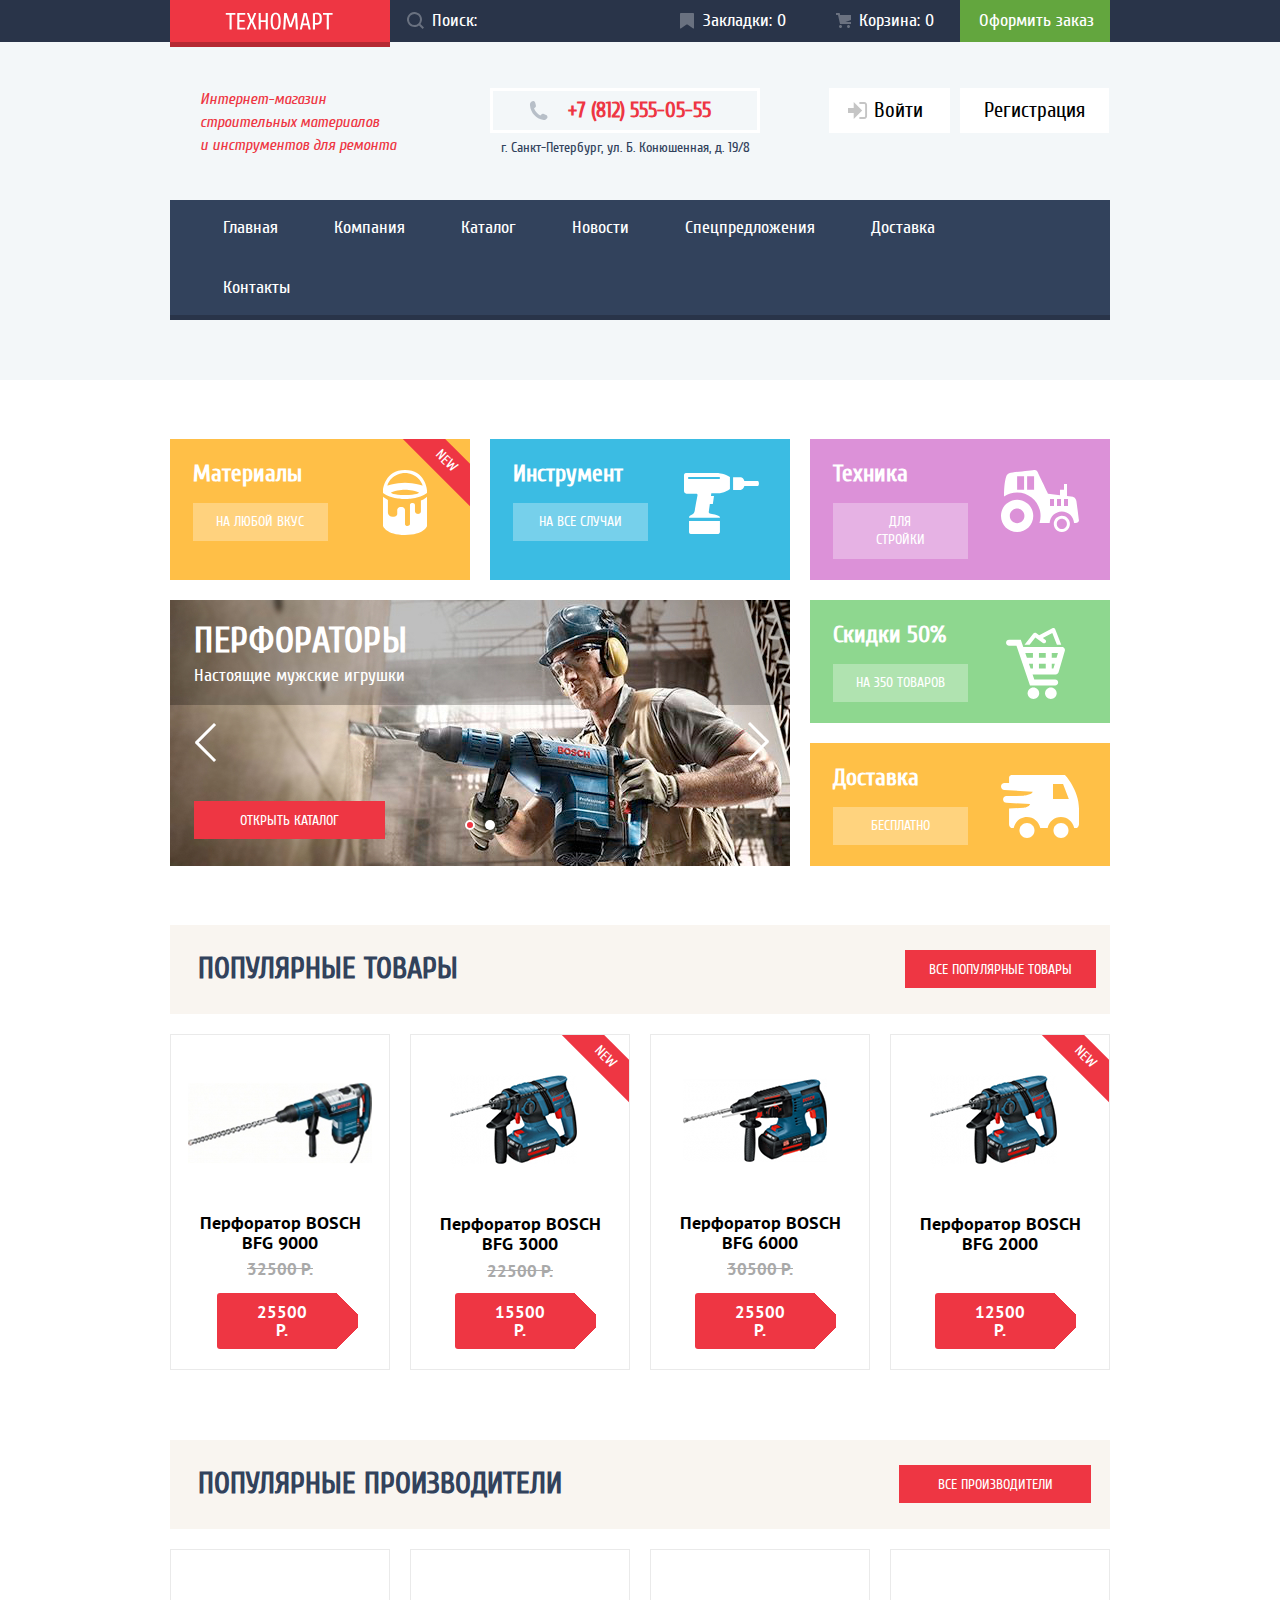
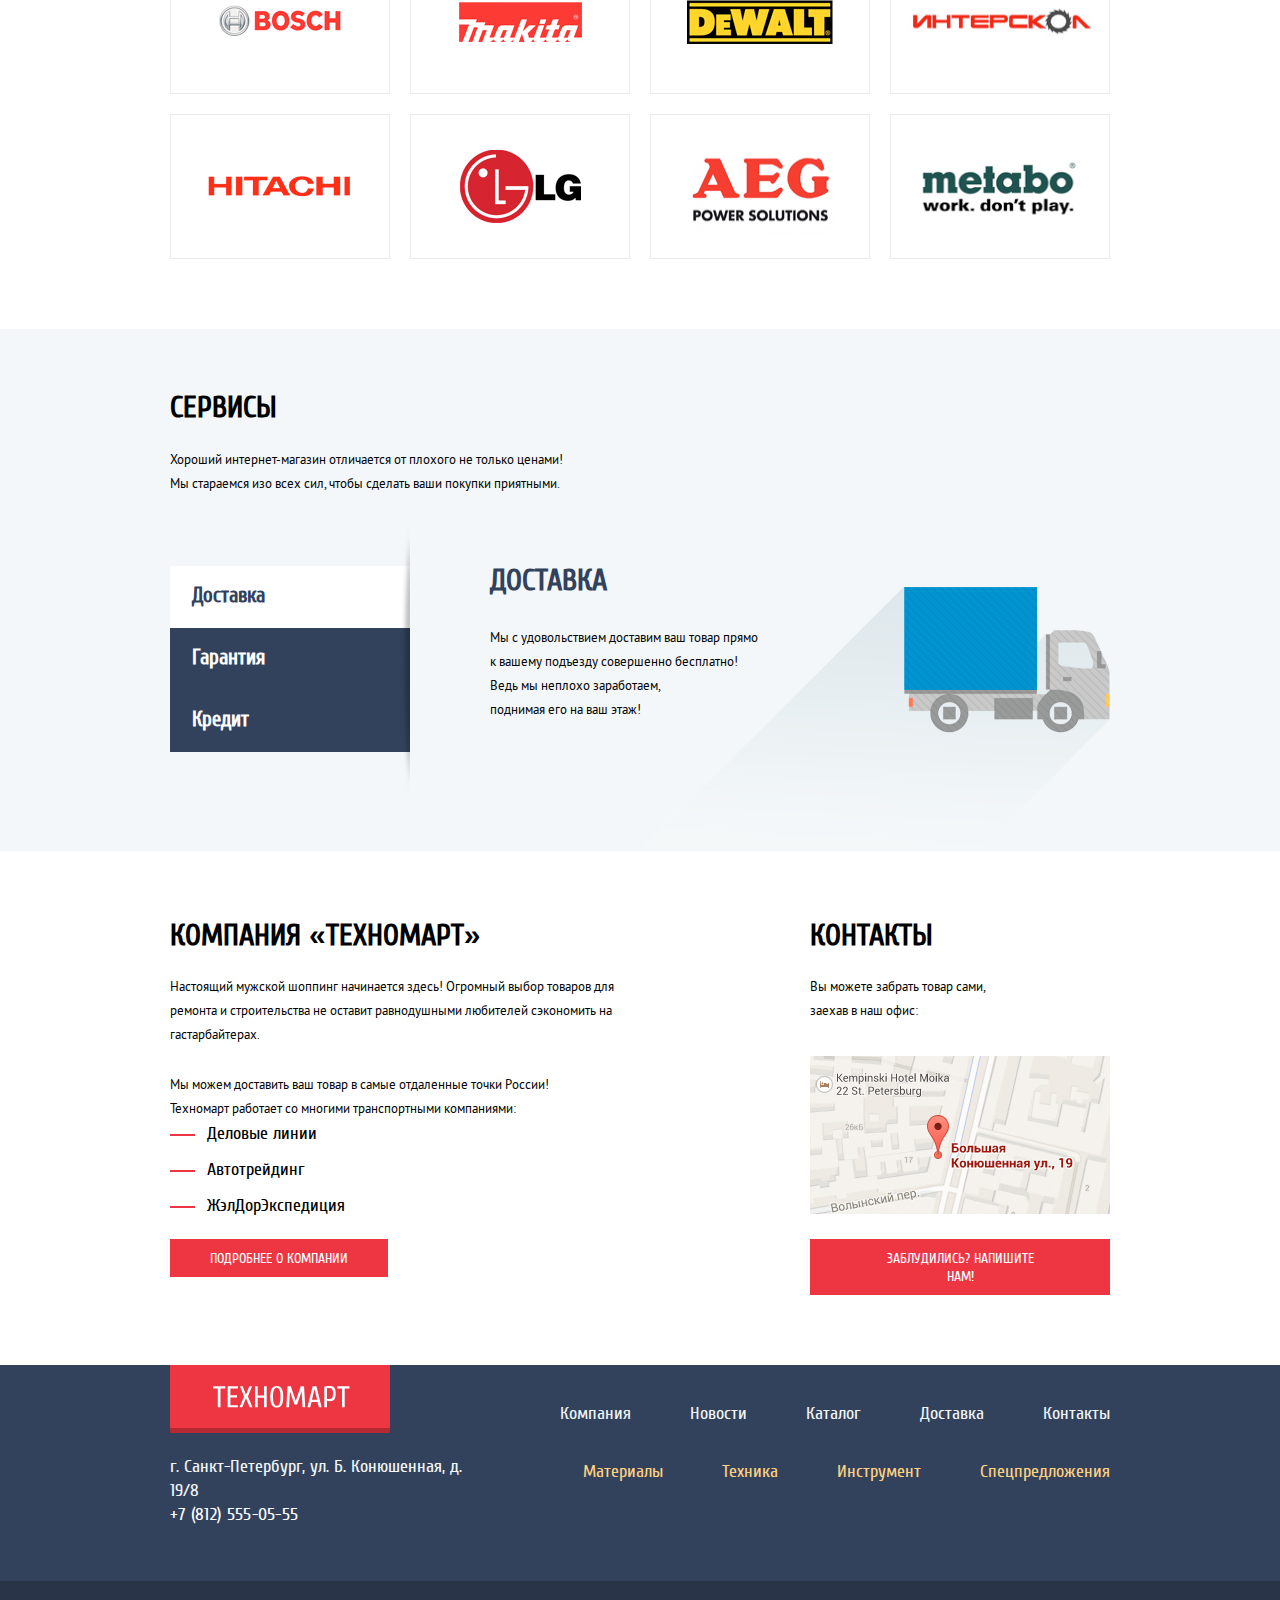
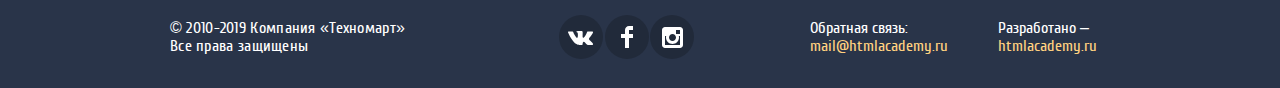
<file: index.html>
<!DOCTYPE html>
<html class="page" lang="ru">

<head>
  <meta charset="utf-8">
  <title>
    Интернет-магазин строительных материалов и инструментов для ремонта
    &laquo;Техномарт&raquo;
  </title>
  <link rel="stylesheet" href="css/normalize.css">
  <link rel="stylesheet" href="css/style.min.css">
</head>

<body class="page-body">
  <header class="header page-body__header">
    <div class="header-top">
      <div class="layout-positioner">
        <div class="header-top-content">
          <span class="header-top__logo"><img class="header-top__logo-img" src="img/logo-technomart-header.svg"
              width="108" height="18" alt="Логотип нашего магазина Техномарт"></span>
          <form class="search-form header-top__search-form" action="#" method="GET">
            <label for="search-form__search">
              <span class="visually-hidden">Поиск по сайту</span>
            </label>
            <input class="search-form__input" id="search-form__search" type="search" placeholder="Поиск:">
            <svg class="search-form__input-image" aria-hidden="true" focusable="false" width="17" height="17"
              fill="none" xmlns="http://www.w3.org/2000/svg">
              <path fill-rule="evenodd" clip-rule="evenodd"
                d="M13.46 12.04L17 15.6 15.59 17l-3.55-3.54a7.5 7.5 0 111.41-1.41zM7.5 2a5.5 5.5 0 10.01 11.01A5.5 5.5 0 007.5 2z"
                fill="#fff" opacity=".3" /></svg>
          </form>
          <a class="link header-top__link header-top__link_type_bookmarks" href="blank.html">Закладки:
            <span>0</span></a>
          <a class="link header-top__link header-top__link_type_cart" href="blank.html">Корзина: <span>0</span></a>
          <a class="link header-top__link header-top__link_type_buy" href="blank.html">Оформить заказ</a>
        </div>
      </div>
    </div>
    <div class="header-main header__main">
      <div class="layout-positioner">
        <div class="header-main__content">
          <p class="header-main__text">
            Интернет-магазин<br>
            строительных материалов<br>
            и инструментов для ремонта
          </p>
          <div class="header-contacts header-main__contacts">
            <a class="link header-contacts__phone" href="tel:+78125550555">+7 (812)
              555-05-55</a>
            <p class="header-contacts__address">г. Санкт-Петербург, ул. Б. Конюшенная, д. 19/8</p>
          </div>
          <ul class="user-menu header-main__user-menu">
            <li class="user-menu__item">
              <a class="link user-menu__link user-menu__link_type_enter" href="blank.html">
                <svg aria-hidden="true" focusable="false" width="20" height="17" fill="none"
                  xmlns="http://www.w3.org/2000/svg">
                  <path d="M14.17 8.5L5.7 0v6H0v5h5.71v6l8.46-8.5z" fill="#C5C5C5" />
                  <path d="M16.18 15.01h-4.79V17h4.79c2.07 0 2.86-1.81 2.88-3.03V3.03C19.04 1.8 18.26 0 16.18 
                    0h-4.79v1.99h4.79c.8 0 .94.68.96 1.06v10.9c-.02.38-.16 1.06-.96 1.06z" fill="#C5C5C5" />
                </svg>
                Войти
              </a>
            </li>
            <li class="user-menu__item">
              <a class="link user-menu__link user-menu__link_type_registration" href="blank.html">
                Регистрация
              </a>
            </li>
          </ul>
        </div>
        <nav class="site-menu header-main__site-menu">
          <ul class="site-menu__list">
            <li class="site-menu__item"><span
                class="link site-menu__item-content site-menu__item-content-current">Главная</span>
            </li>
            <li class="site-menu__item"><a class="link site-menu__item-content" href="blank.html">Компания</a>
            </li>
            <li class="site-menu__item"><a class="link site-menu__item-content" href="catalog.html">Каталог</a></li>
            <li class="site-menu__item"><a class="link site-menu__item-content" href="blank.html">Новости</a></li>
            <li class="site-menu__item"><a class="link site-menu__item-content" href="blank.html">Спецпредложения</a>
            </li>
            <li class="site-menu__item"><a class="link site-menu__item-content" href="blank.html">Доставка</a></li>
            <li class="site-menu__item"><a class="link site-menu__item-content" href="blank.html">Контакты</a></li>
          </ul>
        </nav>
      </div>
    </div>
  </header>
  <main class="main">
    <div class="layout-positioner">
      <h1 class="visually-hidden">
        Интернет-магазин строительных материалов и инструментов для ремонта
        &laquo;Техномарт&raquo;
      </h1>
      <section class="shop-menu main__shop-menu">
        <h2 class="visually-hidden">Наш ассортимент и услуги</h2>
        <ul class="shop-menu__list">
          <li class="shop-menu__item shop-menu__item_theme_sun mark-new">
            <h3 class="shop-menu__title">Материалы</h3>
            <a class="link shop-menu__link shop-menu__link" href="blank.html"
              aria-label="Перейти в каталог с материалами">На любой вкус</a>
          </li>
          <li class="shop-menu__item shop-menu__item_theme_sky">
            <h3 class="shop-menu__title">Инструмент</h3>
            <a class="link shop-menu__link" href="blank.html" aria-label="Перейти в каталог с инструментами">На все
              случаи</a>
          </li>
          <li class="shop-menu__item shop-menu__item_theme_purple">
            <h3 class="shop-menu__title">Техника</h3>
            <a class="link shop-menu__link" href="blank.html" aria-label="Перейти в каталог с техникой">Для
              стройки</a>
          </li>
          <li class="shop-menu__item shop-menu__item_theme_grass">
            <h3 class="shop-menu__title">Скидки 50%</h3>
            <a class="link shop-menu__link" href="blank.html" aria-label="Перейти в каталог со скидками">На 350
              товаров</a>
          </li>
          <li class="shop-menu__item shop-menu__item_theme_lightsun">
            <h3 class="shop-menu__title">Доставка</h3>
            <a class="link shop-menu__link" href="blank.html" aria-label="Перейти в раздел доставки">Бесплатно</a>
          </li>
          <li class="slider shop-menu__item-slider">
            <ul class="slider__list">
              <li class="slider__item slide slide-current">
                <figure class="figure slide__item">
                  <figcaption class="figure__text">
                    <h2 class="figure__title">Перфораторы</h2>
                    <p class="figure__subtitle">Настоящие мужские игрушки</p>
                  </figcaption>
                  <img class="figure__image" src="img/slider-image-1.jpg" width="620" height="266"
                    alt="Рабочий в руках с перфоратором BOSCH">
                  <a class="link link-button figure__link" href="catalog.html">Открыть каталог</a>
                </figure>
              </li>
              <li class="slider__item slide">
                <figure class="figure slide__item">
                  <figcaption class="figure__text">
                    <h2 class="figure__title">Дрели</h2>
                    <p class="figure__subtitle">Соседям на радость</p>
                  </figcaption>
                  <img class="figure__image" src="img/slider-image-2.jpg" width="620" height="266"
                    alt="Рабочий в руках с перфоратором BOSCH">
                  <a class="link link-button figure__link" href="catalog.html">Открыть каталог</a>
                </figure>
              </li>
            </ul>
            <div class="slider-controls-middle">
              <button class="slider-controls-middle__button slider-controls-middle__back" type="button"
                aria-label="Назад"></button>
              <button class="slider-controls-middle__button slider-controls-middle__next" type="button"
                aria-label="Вперед"></button>
            </div>
            <div class="slider-controls-bottom slider__controls-bottom">
              <button class="slider-controls-bottom__button slider-controls-bottom__button-current" type="button"
                aria-label="Первый слайд"></button>
              <button class="slider-controls-bottom__button" type="button" aria-label="Второй слайд"></button>
            </div>
          </li>
        </ul>
      </section>
      <section class="catalog-product main__catalog-product">
        <div class="catalogues-header catalog-product__header">
          <h2 class="main__titles catalogues-header__title">Популярные товары</h2>
          <a class="link link-button catalogues-header__link" href="blank.html">Все популярные товары</a>
        </div>
        <div class="catalogues-body">
          <ul class="catalogues-content catalogues-body__content">
            <li class="product-card" tabindex="0">
              <h3 class="product-card__title">
                Перфоратор BOSCH BFG 9000
              </h3>
              <img class="product-card__image product-card__image_type_9000" src="img/bfg-9000.jpg" width="184"
                height="164" alt="">
              <ul class="useraction-menu product-card__list">
                <li>
                  <button class="useraction-menu__button useraction-menu__button_type_cart" type="button"
                    aria-label="Добавить перфоратор BOSCH BFG 9000 в корзину">Купить</button>
                </li>
                <li>
                  <button class="useraction-menu__button useraction-menu__button_type_bookmarks" type="button"
                    aria-label="Добавить перфоратор BOSCH BFG 9000 в закладки">В&nbsp;закладки</button>
                </li>
              </ul>
              <s class="product-card__invalid-price">32500 Р.</s>
              <a class="link link-button product-card__link product-card__link_type_9000" href="blank.html"
                aria-label="Перейти на страницу товара">25500 Р.</a>
            </li>
            <li class="product-card mark-new" tabindex="0">
              <h3 class="product-card__title product-card__title_type_3000">
                Перфоратор BOSCH BFG 3000
              </h3>
              <img class="product-card__image product-card__image_type_3000-2000" src="img/bfg-3000.jpg" width="127"
                height="112" alt="">
              <ul class="useraction-menu product-card__list">
                <li>
                  <button class="useraction-menu__button useraction-menu__button_type_cart" type="button"
                    aria-label="Добавить перфоратор BOSCH BFG 3000 в корзину">Купить</button>
                </li>
                <li>
                  <button class="useraction-menu__button useraction-menu__button_type_bookmarks" type="button"
                    aria-label="Добавить перфоратор BOSCH BFG 3000 в закладки">В&nbsp;закладки</button>
                </li>
              </ul>
              <s class="product-card__invalid-price">22500 Р.</s>
              <a class="link link-button product-card__link" href="blank.html"
                aria-label="Перейти на страницу товара">15500 Р.</a>
            </li>
            <li class="product-card" tabindex="0">
              <h3 class="product-card__title">
                Перфоратор BOSCH BFG 6000
              </h3>
              <img class="product-card__image product-card__image_type_6000" src="img/bfg-6000.jpg" width="144"
                height="128" alt="">
              <ul class="useraction-menu product-card__list">
                <li>
                  <button class="useraction-menu__button useraction-menu__button_type_cart" type="button"
                    aria-label="Добавить перфоратор BOSCH BFG 6000 в корзину">Купить</button>
                </li>
                <li>
                  <button class="useraction-menu__button useraction-menu__button_type_bookmarks" type="button"
                    aria-label="Добавить перфоратор BOSCH BFG 6000 в закладки">В&nbsp;закладки</button>
                </li>
              </ul>
              <s class="product-card__invalid-price product-card__invalid-price_type_6000">30500 Р.</s>
              <a class="link link-button product-card__link" href="blank.html"
                aria-label="Перейти на страницу товара">25500 Р.</a>
            </li>
            <li class="product-card mark-new" tabindex="0">
              <h3 class="product-card__title">
                Перфоратор BOSCH BFG 2000
              </h3>
              <img class="product-card__image product-card__image_type_3000-2000" src="img/bfg-2000.jpg" width="127"
                height="112" alt="">
              <ul class="useraction-menu product-card__list">
                <li>
                  <button class="useraction-menu__button useraction-menu__button_type_cart" type="button"
                    aria-label="Добавить перфоратор BOSCH BFG 2000 в корзину">Купить</button>
                </li>
                <li>
                  <button class="useraction-menu__button useraction-menu__button_type_bookmarks" type="button"
                    aria-label="Добавить перфоратор BOSCH BFG 2000 в закладки">В&nbsp;закладки</button>
                </li>
              </ul>
              <a class="link link-button product-card__link" href="blank.html"
                aria-label="Перейти на страницу товара">12500 Р.</a>
            </li>
          </ul>
        </div>
      </section>
      <section class="catalog-manufacturer main__catalog-manufacturer">
        <div class="catalogues-header catalog-manufacturer__header">
          <h2 class="main__titles catalogues-header__title">
            Популярные производители
          </h2>
          <a class="link link-button catalogues-header__link catalogues-header__link_type_manufacturer"
            href="blank.html">Все производители</a>
        </div>
        <div class="catalogues-body">
          <ul class="catalogues-content catalogues-body__content">
            <li class="manufacturer-card">
              <a class="link manufacturer-card__link" href="blank.html"
                aria-label="Перейти на страницу производителя BOSCH">
                <img class="manufacturer-card__logo" src="img/logo-bosch.png" width="126" height="37"
                  alt="Логотип производителя инструментов для ремонта BOSCH">
              </a>
            </li>
            <li class="manufacturer-card">
              <a class="link manufacturer-card__link" href="blank.html"
                aria-label="Перейти на страницу производителя Makita">
                <img class="manufacturer-card__logo" src="img/logo-makita.png" width="123" height="40"
                  alt="Логотип производителя инструментов для ремонта Makita">
              </a>
            </li>
            <li class="manufacturer-card">
              <a class="link manufacturer-card__link" href="blank.html"
                aria-label="Перейти на страницу производителя Dewalt">
                <img class="manufacturer-card__logo" src="img/logo-dewalt.png" width="146" height="44"
                  alt="Логотип производителя инструментов для ремонта DeWalt">
              </a>
            </li>
            <li class="manufacturer-card">
              <a class="link manufacturer-card__link" href="blank.html"
                aria-label="Перейти на страницу производителя Интерскол">
                <img class="manufacturer-card__logo" src="img/logo-interscol.png" width="200" height="75"
                  alt="Логотип производителя инструментов для ремонта Интерскол">
              </a>
            </li>
            <li class="manufacturer-card">
              <a class="link manufacturer-card__link" href="blank.html"
                aria-label="Перейти на страницу производителя HITACHI">
                <img class="manufacturer-card__logo" src="img/logo-hitachi.png" width="169" height="31"
                  alt="Логотип производителя инструментов для ремонта HITACHI">
              </a>
            </li>
            <li class="manufacturer-card">
              <a class="link manufacturer-card__link" href="blank.html"
                aria-label="Перейти на страницу производителя LG">
                <img class="manufacturer-card__logo" src="img/logo-lg.png" width="121" height="73"
                  alt="Логотип производителя инструментов для ремонта LG">
              </a>
            </li>
            <li class="manufacturer-card">
              <a class="link manufacturer-card__link" href="blank.html"
                aria-label="Перейти на страницу производителя AEG Power Solution">
                <img class="manufacturer-card__logo" src="img/logo-aeg.png" width="151" height="96"
                  alt="Логотип производителя инструментов для ремонта AEG Power Solution">
              </a>
            </li>
            <li class="manufacturer-card">
              <a class="link manufacturer-card__link" href="blank.html"
                aria-label="Перейти на страницу производителя metabo">
                <img class="manufacturer-card__logo" src="img/logo-metabo.png" width="204" height="69"
                  alt="Логотип производителя инструментов для ремонта metabo">
              </a>
            </li>
          </ul>
        </div>
      </section>
    </div>
    <section class="services main__services">
      <div class="layout-positioner">
        <div class="services-content">
          <div class="services-header services__header">
            <h2 class="main__titles services__title">Сервисы</h2>
            <p class="main__texts services__text">
              Хороший интернет-магазин отличается от плохого не только ценами!
              Мы стараемся изо всех сил, чтобы сделать ваши покупки приятными.
            </p>
          </div>
          <ul class="services__slider-controls">
            <li class="services__item">
              <button class="services__button services__button-first services__button-current"
                type="button">Доставка</button>
            </li>
            <li class="services__item">
              <button class="services__button services__button-second" type="button">Гарантия</button>
            </li>
            <li class="services__item">
              <button class="services__button services__button-third" type="button">Кредит</button>
            </li>
          </ul>
          <div class="slider-services">
            <ul class="slider-services__list">
              <li class="slide-services slide-services-first slide-services-current">
                <div class="description-services description-services__delivery">
                  <h3 class="main__titles description-services__title">Доставка</h3>
                  <p class="main__texts description-services__text description-services__text_type_delivery">
                    Мы с удовольствием доставим ваш товар прямо<br>
                    к вашему подъезду совершенно бесплатно!<br>
                    Ведь мы неплохо заработаем,<br>
                    поднимая его на ваш этаж!
                  </p>
                </div>
              </li>
              <li class="slide-services slide-services-second">
                <div class="description-services description-services__guarantee">
                  <h3 class="main__titles description-services__title description-services__title_type_guarantee">
                    Гарантия</h3>
                  <p class="main__texts description-services__text description-services__text_type_guarantee">
                    Если купленный у нас товар поломается или заискрит,
                    а&nbsp;также в случае пожара, спровоцированного его
                    возгоранием,
                    вы всегда можете быть уверены в нашей гарантии.
                    Мы обменяем сгоревший товар на новый.
                    Дом&nbsp;уж восстановите как-нибудь сами.
                  </p>

                </div>
              </li>
              <li class="slide-services slide-services-third">
                <div class="description-services description-services__credit">
                  <h3 class="main__titles description-services__title">Кредит</h3>
                  <p class="main__texts description-services__text description-services__text_type_credit">
                    Залезть в долговую яму стало проще!<br>
                    Кредитные консультанты придут вам на помощь.
                  </p>
                  <a class="link link-button description-services__link" href="blank.html">Отправить
                    заявку</a>
                </div>
              </li>
            </ul>
          </div>
        </div>
      </div>
    </section>
    <div class="main__footer">
      <div class="layout-positioner">
        <div class="main-footer-content">
          <section class="company">
            <h2 class="main__titles company__title">Компания &laquo;Техномарт&raquo;</h2>
            <p class="main__texts company__text">
              Настоящий мужской шоппинг начинается здесь! Огромный выбор товаров для
              ремонта и строительства не оставит равнодушными любителей сэкономить
              на гастарбайтерах.
            </p>
            <p class="main__texts company__text">
              Мы можем доставить ваш товар в самые отдаленные точки России!
              Техномарт&nbsp;работает со многими транспортными компаниями:
            </p>
            <ul class="company__list">
              <li class="company__item">Деловые линии</li>
              <li class="company__item">Автотрейдинг</li>
              <li class="company__item">ЖэлДорЭкспедиция</li>
            </ul>
            <a class="link link-button company__link" href="blank.html">Подробнее о компании</a>
          </section>
          <section class="contacts">
            <h2 class="main__titles contacts__title">Контакты</h2>
            <p class="main__texts contacts__text">
              Вы можете забрать товар сами,<br> заехав в наш офис:
            </p>
            <a class="link contacts__image-link"
              href="https://www.google.ru/maps/d/viewer?mid=1NiERkeAQxdjzrdMQ0gcSNCqIagpv5r_j&hl=ru&ll=59.93878907302976%2C30.323349251852488&z=17"
              aria-label="Перейти к сервису google карты"><img class="contacts__image" src="img/map.jpg" width="300"
                height="158" alt="Офис компании по адресу ул. Большая Конюшенная 19/8, Санкт-Петербург"></a>
            <a class="link link-button contacts__link" href="blank.html">Заблудились? Напишите нам!</a>
          </section>
        </div>
      </div>
    </div>

  </main>
  <footer class="footer">
    <div class="footer__top">
      <div class="layout-positioner">
        <div class="footer-top-content">
          <div class="logo-address-content">
            <span class="footer__logo"><img class="footer__logo-img" src="img/logo-technomart-footer.svg" width="138"
                height="23" alt="Логотип нашего магазина Техномарт"></span>
            <address class="footer-address">
              <p class="footer-address__text">
                г. Санкт-Петербург, ул. Б. Конюшенная, д. 19/8<br>
                <a class="link footer-address__phone" href="tel:+78125550555">+7 (812) 555-05-55</a>
              </p>
            </address>
          </div>
          <section class="footer-site-menu footer__site-menu">
            <h2 class="visually-hidden">Навигация</h2>
            <ul class="footer-site-menu-top footer-site-menu__top">
              <li class="footer-site-menu-top__item"><a class="link footer-site-menu-top__link"
                  href="blank.html">Компания</a></li>
              <li class="footer-site-menu-top__item"><a class="link footer-site-menu-top__link"
                  href="blank.html">Новости</a></li>
              <li class="footer-site-menu-top__item"><a class="link footer-site-menu-top__link"
                  href="catalog.html">Каталог</a></li>
              <li class="footer-site-menu-top__item"><a class="link footer-site-menu-top__link"
                  href="blank.html">Доставка</a></li>
              <li class="footer-site-menu-top__item"><a class="link footer-site-menu-top__link"
                  href="blank.html">Контакты</a></li>
            </ul>
            <ul class="footer-site-menu-bottom footer-site-menu__bottom">
              <li class="footer-site-menu-bottom__item"><a class="link footer-site-menu-bottom__link"
                  href="blank.html">Материалы</a></li>
              <li class="footer-site-menu-bottom__item"><a class="link footer-site-menu-bottom__link"
                  href="blank.html">Техника</a></li>
              <li class="footer-site-menu-bottom__item"><a class="link footer-site-menu-bottom__link"
                  href="blank.html">Инструмент</a></li>
              <li class="footer-site-menu-bottom__item"><a class="link footer-site-menu-bottom__link"
                  href="blank.html">Спецпредложения</a></li>
            </ul>
          </section>
        </div>
      </div>
    </div>
    <div class="footer__bottom">
      <div class="layout-positioner">
        <div class="footer-bottom-content">
          <p class="footer__copyright">
            &copy; 2010-2019 Компания &laquo;Техномарт&raquo;<br>
            Все права защищены
          </p>
          <section class="footer-social-menu footer__social-menu">
            <h2 class="visually-hidden">Мы в социальных сетях!</h2>
            <ul class="social-menu footer-social-menu__list">
              <li class="social-menu__item">
                <a class="link social-menu__link social-menu__link_type_vk" href="blank.html">
                  <span class="visually-hidden">ВКонтакте</span>
                </a>
              </li>
              <li class="social-menu__item">
                <a class="link social-menu__link social-menu__link_type_fb" href="blank.html">
                  <span class="visually-hidden">Фейсбук</span>
                </a>
              </li>
              <li class="social-menu__item">
                <a class="link social-menu__link social-menu__link_type_inst" href="blank.html">
                  <span class="visually-hidden">Инстаграм</span>
                </a>
              </li>
            </ul>
          </section>
          <div class="developers">
            <p class="developers__mail">
              Обратная связь:
              <a class="link developers__link" href="mailto:mail@htmlacademy.ru">mail@htmlacademy.ru</a>
            </p>
            <p class="developers__site">
              Разработано &ndash;
              <a class="link developers__link" href="https://htmlacademy.ru/intensive/htmlcss">htmlacademy.ru</a>
            </p>
          </div>
        </div>
      </div>
    </div>
  </footer>
  <section class="modal modal-feedback">
    <h2 class="visually-hidden">Обратная связь</h2>
    <form class="feedback-form" action="https://echo.htmlacademy.ru/" method="POST">
      <div class="feedback-form__top">
        <p class="feedback-form__item-contacts">
          <label for="feedback-name">Ваше имя:</label>
          <input class="feedback-form__input feedback-form__input_type_text" id="feedback-name" type="text" name="name"
            placeholder="Имя Фамилия">
        </p>
        <p class="feedback-form__item-contacts">
          <label for="feedback-email">Ваш e-mail:</label>
          <input class="feedback-form__input feedback-form__input_type_email" id="feedback-email" type="email"
            name="email" placeholder="email@example.com">
        </p>
        <p class="feedback-form__item-text">
          <label for="feedback-text">Текст письма:</label>
          <textarea class="feedback-form__textarea" id="feedback-text" name="text"
            placeholder="В свободной форме"></textarea>
        </p>
      </div>
      <div class="feedback-form__bottom">
        <button class="link-button feedback-form__button" type="submit">Отправить</button>
      </div>
    </form>
    <button class="modal-close modal-close__feedback" type="button" aria-label="Закрыть"></button>
  </section>
  <section class="modal modal-map">
    <h2 class="visually-hidden">Как до нас добраться</h2>
    <iframe
      src="https://www.google.com/maps/embed?pb=!1m18!1m12!1m3!1d1998.598942412363!2d30.32089461559019!3d59.938796869048495!2m3!1f0!2f0!3f0!3m2!1i1024!2i768!4f13.1!3m3!1m2!1s0x4696310fca5ba729%3A0xea9c53d4493c879f!2z0JHQvtC70YzRiNCw0Y8g0JrQvtC90Y7RiNC10L3QvdCw0Y8g0YPQuy4sIDE5LCDQodCw0L3QutGCLdCf0LXRgtC10YDQsdGD0YDQsywgMTkxMTg2!5e0!3m2!1sru!2sru!4v1601925728022!5m2!1sru!2sru"
      width="943" height="442" allowfullscreen title="Офис компании по адресу ул.
      Большая Конюшенная 19/8, Санкт-Петербург"></iframe>
    <button class="modal-close modal-close__map" type="button" aria-label="Закрыть"></button>
  </section>
  <script src="js/script-index.min.js"></script>
</body>

</html>
</file>
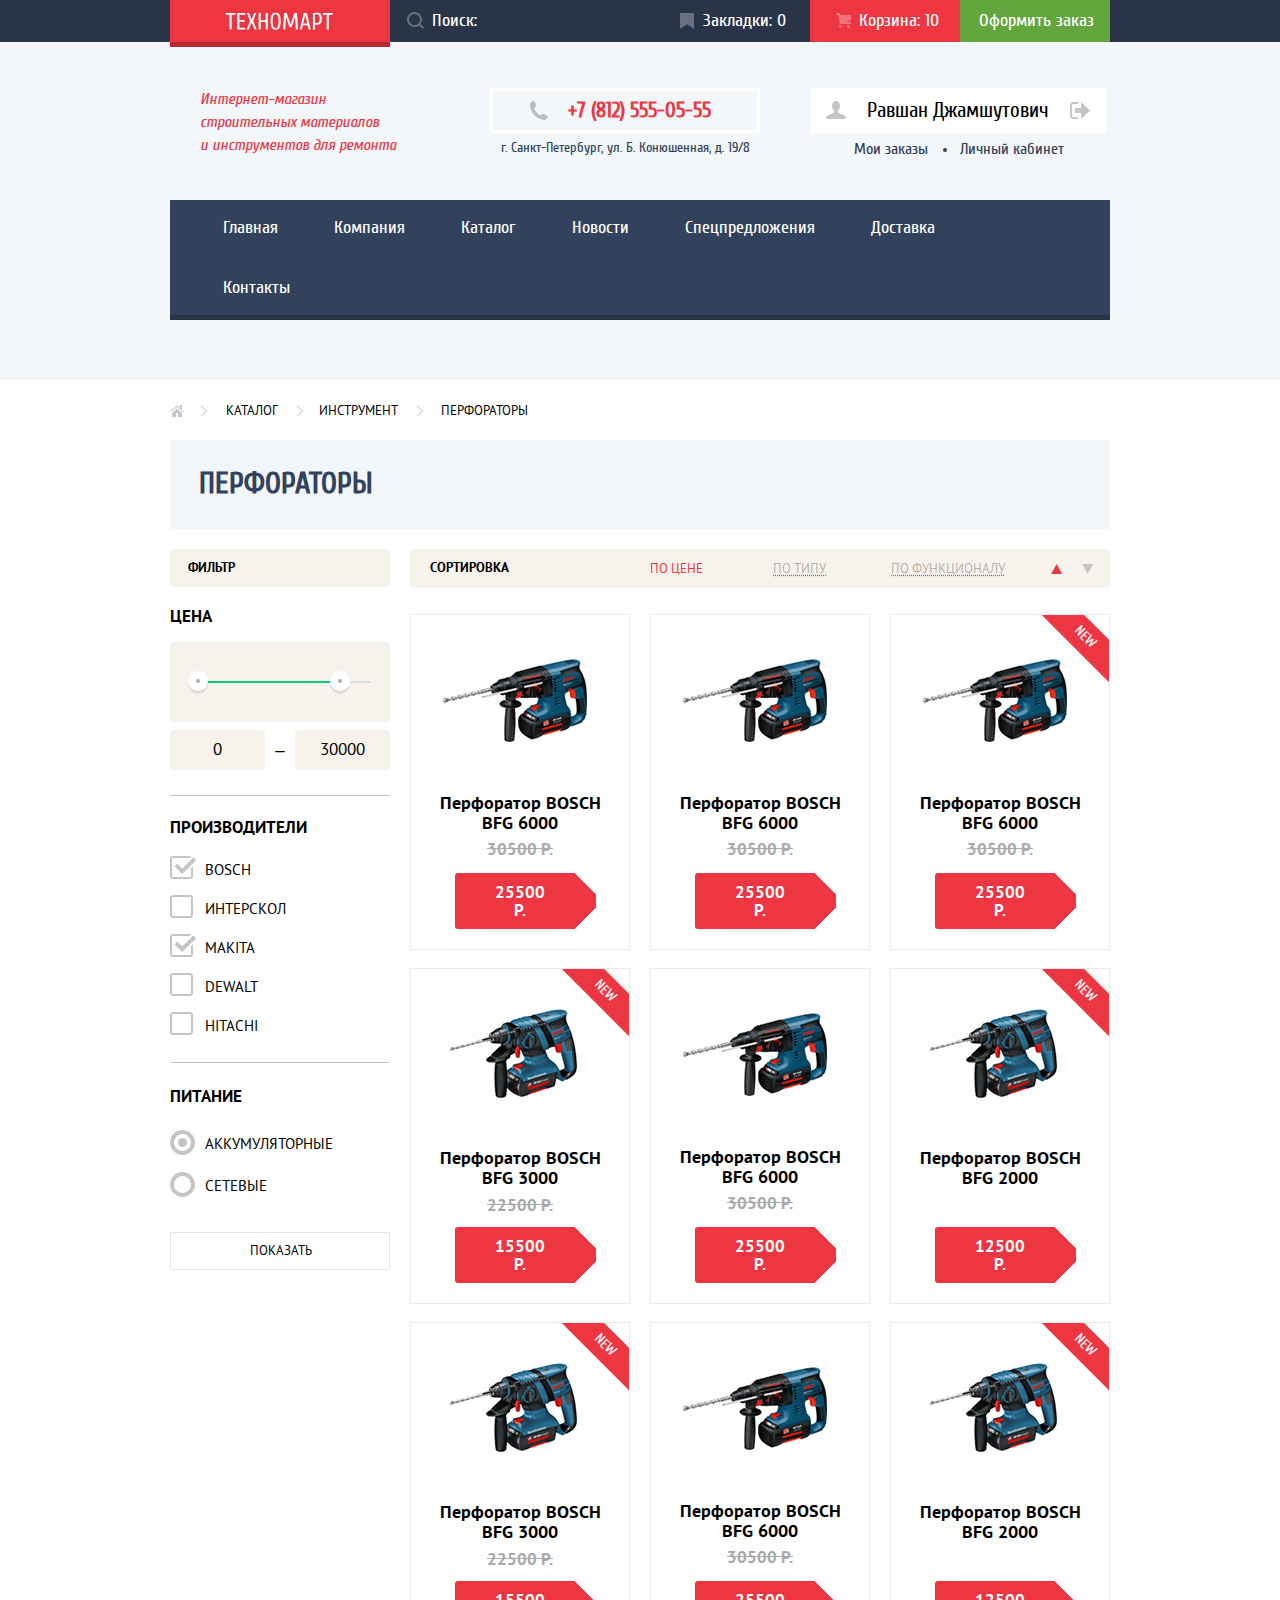
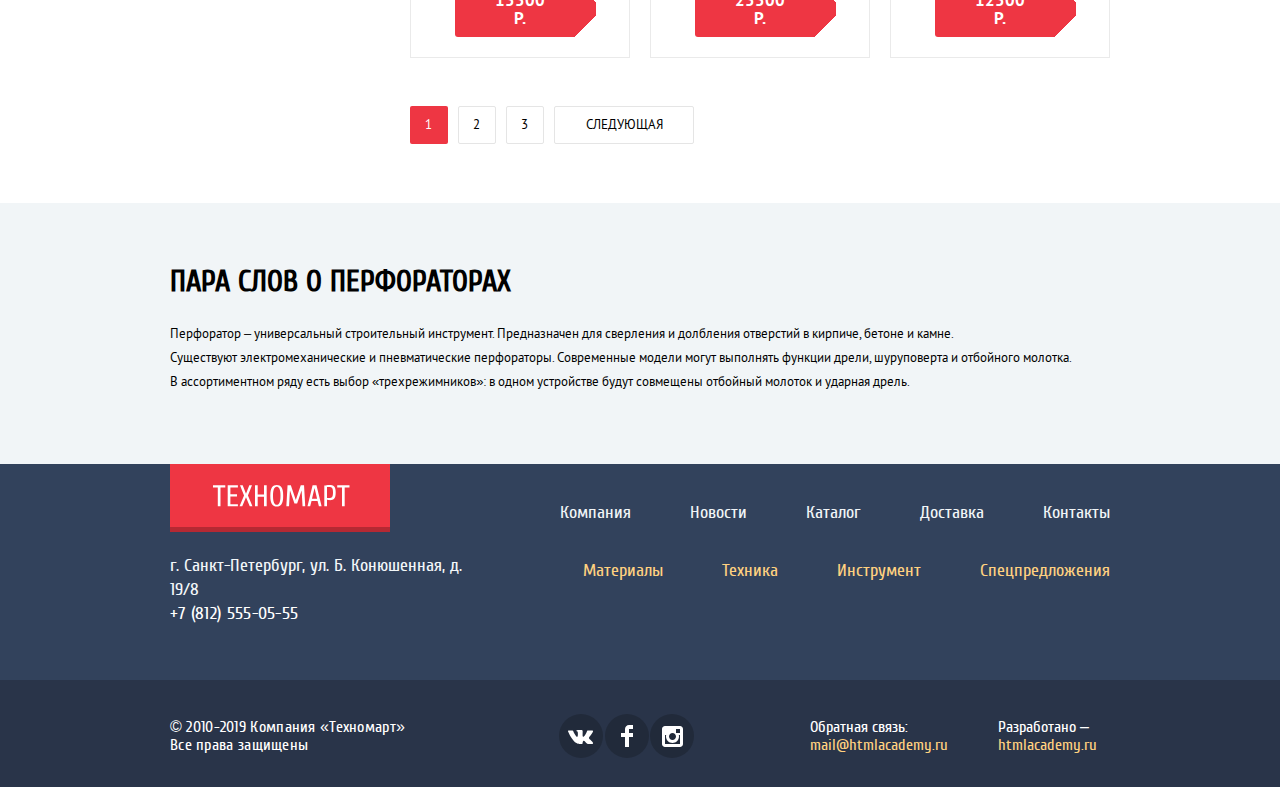
<file: catalog.html>
<!DOCTYPE html>
<html class="page" lang="ru">

<head>
  <meta charset="UTF-8">
  <title>Интернет-магазин строительных материалов и инструментов для ремонта &laquo;Техномарт&raquo; </title>
  <link rel="stylesheet" href="css/normalize.css">
  <link rel="stylesheet" href="css/style.min.css">
</head>

<body class="page-body">
  <header class="header page-body__header-catalogue">
    <div class="header-top">
      <div class="layout-positioner">
        <div class="header-top-content">
          <a class="header-top__logo header-top__logo_type_link" href="index.html" aria-label="Главная страница">
            <img class="header-top__logo-img" src="img/logo-technomart-header.svg" width="108" height="18"
              alt="Логотип нашего магазина Техномарт">
          </a>
          <form class="search-form header-top__search-form" action="#" method="GET">
            <label for="search-form__search">
              <span class="visually-hidden">Поиск по сайту</span>
            </label>
            <input class="search-form__input" id="search-form__search" type="search" placeholder="Поиск:">
            <svg class="search-form__input-image" aria-hidden="true" focusable="false" width="17" height="17"
              fill="none" xmlns="http://www.w3.org/2000/svg">
              <path fill-rule="evenodd" clip-rule="evenodd"
                d="M13.46 12.04L17 15.6 15.59 17l-3.55-3.54a7.5 7.5 0 111.41-1.41zM7.5 2a5.5 5.5 0 10.01 11.01A5.5 5.5 0 007.5 2z"
                fill="#fff" opacity=".3" /></svg>
          </form>
          <a class="link header-top__link header-top__link_type_bookmarks" href="blank.html">Закладки:
            <span>0</span></a>
          <a class="link header-top__link header-top__link_type_cart header-top__link_enabled "
            href="blank.html">Корзина: <span>10</span></a>
          <a class="link header-top__link header-top__link_type_buy" href="blank.html">Оформить заказ</a>
        </div>
      </div>
    </div>
    <div class="header-main header__main">
      <div class="layout-positioner">
        <div class="header-main__content">
          <p class="header-main__text">
            Интернет-магазин<br>
            строительных материалов<br>
            и инструментов для ремонта
          </p>
          <div class="header-contacts header-main__contacts">
            <a class="link header-contacts__phone" href="tel:+78125550555">+7 (812) 555-05-55</a>
            <p class="header-contacts__address">г. Санкт-Петербург, ул. Б. Конюшенная, д. 19/8</p>
          </div>
          <div class="authorized-user-menu header-main__authorized-user-menu">
            <ul class="user-menu authorized-user-menu__list">
              <li class="authorized-user-menu__item">
                <a class="link user-menu__link authorized-user-menu__link-profile" href="blank.html">
                  <svg aria-hidden="true" focusable="false" width="20" height="18" fill="none" xmlns="http://www.w3.org/2000/svg">
                    <path d="M17.88 14.17c-2.14-.74-4.25-1.67-5.2-2.4-.66-.5-.78-1.61-.52-2.4a5.49 5.49 0 001.86-4.29C14.02 
                  2.28 12.22 0 10 0 7.78 0 5.98 2.28 5.98 5.08c0 1.8.75 3.38 1.86 4.28.26.8.14 1.92-.51 2.42-.95.72-3.07 
                  1.65-5.21 2.39C-.03 14.9 0 18 0 18h20s.02-3.1-2.12-3.83z" fill="#C5C5C5" />
                  </svg>
                  Равшан Джамшутович
                </a>
              </li>
              <li class="authorized-user-menu__item">
                <a class="link user-menu__link authorized-user-menu__link-deauthorization" href="blank.html">
                  <span class="visually-hidden">Выйти</span>
                  <svg aria-hidden="true" focusable="false" width="20" height="17" fill="none" xmlns="http://www.w3.org/2000/svg">
                    <path d="M20 8.5L11.12 0v6h-6v5h6v6L20 8.5z" fill="#C5C5C5" />
                    <path d="M2.1 13.95V3.05c.02-.38.18-1.06 1.02-1.06h5.02V0H3.12C.94 0 .12 1.81.09 3.03v10.94C.1 
                    15.2.94 17 3.12 17h5.02v-1.99H3.12c-.84 0-1-.68-1.01-1.06z" fill="#C5C5C5" />
                  </svg>
                </a>
              </li>
            </ul>
            <ul class="authorized-user-submenu header-main__authorized-user-submenu">
              <li class="authorized-user-submenu__item">
                <a class="link authorized-user-submenu__link" href="blank.html">Мои заказы</a>
              </li>
              <li class="authorized-user-submenu__item">
                <a class="link authorized-user-submenu__link" href="blank.html">Личный кабинет</a>
              </li>
            </ul>
          </div>
        </div>
        <nav class="site-menu header-main__site-menu">
          <ul class="site-menu__list">
            <li class="site-menu__item"><a class="link site-menu__item-content" href="index.html">Главная</a></li>
            <li class="site-menu__item"><a class="link site-menu__item-content" href="blank.html">Компания</a></li>
            <li class="site-menu__item"><a class="link site-menu__item-content" href="blank.html">Каталог</a></li>
            <li class="site-menu__item"><a class="link site-menu__item-content" href="blank.html">Новости</a></li>
            <li class="site-menu__item"><a class="link site-menu__item-content" href="blank.html">Спецпредложения</a>
            </li>
            <li class="site-menu__item"><a class="link site-menu__item-content" href="blank.html">Доставка</a></li>
            <li class="site-menu__item"><a class="link site-menu__item-content" href="blank.html">Контакты</a></li>
          </ul>
        </nav>
      </div>
    </div>
  </header>
  <main class="main">
    <div class="layout-positioner">
      <ul class="breadcrumbs main__breadcrumbs">
        <li class="breadcrumbs__item ">
          <a class="link breadcrumbs__item-content-home" href="index.html">
            <span class="visually-hidden">Главная</span>
          </a>
        </li>
        <li class="breadcrumbs__item">
          <a class="link breadcrumbs__item-content breadcrumbs__item-content_type_catalogue"
            href="blank.html">Каталог</a>
        </li>
        <li class="breadcrumbs__item">
          <a class="link breadcrumbs__item-content breadcrumbs__item-content_type_instrument"
            href="blank.html">Инструмент</a>
        </li>
        <li class="breadcrumbs__item">
          <span class="breadcrumbs__item-content breadcrumbs__item-content_type_perforator">Перфораторы</span>
        </li>
      </ul>
      <h1 class="main__title">Перфораторы</h1>
      <div class="main-container main__container">
        <section class="filter">
          <h2 class="filter__title">Фильтр</h2>
          <form class="filter-form" action="https://echo.htmlacademy.ru" method="GET">
            <fieldset class="filter-price filter-form__fieldset">
              <legend class="filter-subtitle filter-price__title">Цена</legend>
              <div class="filter-price-content">
                <div class="range-controls filter-price__range-controls">
                  <div class="range-controls__scale">
                    <div class="range-controls__bar"></div>
                  </div>
                  <button class="range-controls__toggle range-controls__toggle_type_min" type="button"
                    aria-label="Минимальная цена"></button>
                  <button class="range-controls__toggle range-controls__toggle_type_max" type="button"
                    aria-label="Максимальная цена"></button>
                </div>
                <div class="price-controls filter-price__price-controls">
                  <label class="min-price" aria-label="Минимальная цена">
                    <input type="text" name="min-price" value="0">
                  </label>
                  &ndash;
                  <label class="max-price" aria-label="Максимальная цена">
                    <input type="text" name="max-price" value="30000">
                  </label>
                </div>
              </div>
            </fieldset>
            <fieldset class="filter-manufacturers filter-form__fieldset filter-form__manufacturers">
              <legend class="filter-subtitle filter-manufacturers__title">Производители</legend>
              <ul class="filter-manufacturers__list">
                <li class="filter-manufacturers__item">
                  <input class="visually-hidden filter-manufacturers__input" type="checkbox" name="Bosch"
                    id="filter-manufacturers__bosch" checked>
                  <label class="filter__text filter-manufacturers__label"
                    for="filter-manufacturers__bosch">Bosch</label>
                </li>
                <li class="filter-manufacturers__item">
                  <input class="visually-hidden filter-manufacturers__input" type="checkbox" name="Interscol"
                    id="filter-manufacturers__interscol">
                  <label class="filter__text filter-manufacturers__label"
                    for="filter-manufacturers__interscol">Интерскол</label>
                </li>
                <li class="filter-manufacturers__item">
                  <input class="visually-hidden filter-manufacturers__input" type="checkbox" name="Makita"
                    id="filter-manufacturers__makita" checked>
                  <label class="filter__text filter-manufacturers__label"
                    for="filter-manufacturers__makita">Makita</label>
                </li>
                <li class="filter-manufacturers__item">
                  <input class="visually-hidden filter-manufacturers__input" type="checkbox" name="Dewalt"
                    id="filter-manufacturers__dewalt">
                  <label class="filter__text filter-manufacturers__label"
                    for="filter-manufacturers__dewalt">Dewalt</label>
                </li>
                <li class="filter-manufacturers__item">
                  <input class="visually-hidden filter-manufacturers__input" type="checkbox" name="Hitachi"
                    id="filter-manufacturers__hitachi">
                  <label class="filter__text filter-manufacturers__label"
                    for="filter-manufacturers__hitachi">Hitachi</label>
                </li>
              </ul>
            </fieldset>
            <fieldset class="filter-power filter-form__fieldset filter-form__power">
              <legend class="filter-subtitle filter-power__title">Питание</legend>
              <ul class="filter-power__list">
                <li class="filter-power__item">
                  <input class="visually-hidden filter-power__input" type="radio" name="power" value="accumulator"
                    id="filter-power__accumulator" checked>
                  <label class="filter__text filter-power__label" for="filter-power__accumulator">Аккумуляторные</label>
                </li>
                <li class="filter-power__item">
                  <input class="visually-hidden filter-power__input" type="radio" name="power" value="networking"
                    id="filter-power__networking">
                  <label class="filter__text filter-power__label" for="filter-power__networking">Сетевые</label>
                </li>
              </ul>
            </fieldset>
            <button class="filter-form__button" type="submit">Показать</button>
          </form>
        </section>
        <div class="main-content">
          <div class="sort-menu main-content__sort-menu">
            <h2 class="sort-menu__title">Сортировка</h2>
            <ul class="sort-menu__list">
              <li class="sort-menu__item">
                <a class="link sort-menu__link sort-menu__link-current sort-menu__link_type_price" href="blank.html">По цене</a>
              </li>
              <li class="sort-menu__item">
                <a class="link sort-menu__link sort-menu__link_type_type" href="blank.html">По типу</a>
              </li>
              <li class="sort-menu__item">
                <a class="link sort-menu__link sort-menu__link_type_functional" href="blank.html">По функционалу</a>
              </li>
            </ul>
            <ul class="sort-submenu sort-menu__sublist">
              <li class="sort-submenu__item">
                <a class="link sort-submenu__link sort-submenu__link-current sort-submenu__link_type_growing"
                  href="blank.html">
                  <span class="visually-hidden">По возрастанию</span>
                  <svg aria-hidden="true" focusable="false" width="12" height="10" fill="none" xmlns="http://www.w3.org/2000/svg">
                    <path d="M5.66 0l5.5 10h-11" fill="#C5C5C5" />
                  </svg>
                </a>
              </li>
              <li class="sort-submenu__item">
                <a class="link sort-submenu__link sort-submenu__link_type_decreasing" href="blank.html">
                  <span class="visually-hidden">По убыванию</span>
                  <svg aria-hidden="true" focusable="false" width="12" height="10" fill="none" xmlns="http://www.w3.org/2000/svg">
                    <path d="M5.66 10L.16 0h11" fill="#C5C5C5" />
                  </svg>
                </a>
              </li>
            </ul>
          </div>
          <section class="main-catalog">
            <h2 class="visually-hidden">Каталог перфораторов</h2>
            <ul class="main-catalog__list">
              <li class="product-card" tabindex="0">
                <h3 class="product-card__title">Перфоратор BOSCH BFG 6000</h3>
                <img class="product-card__image product-card__image_type_6000" src="img/bfg-6000.jpg" width="144"
                  height="128" alt="">
                <ul class="useraction-menu product-card__list">
                  <li>
                    <button class="useraction-menu__button useraction-menu__button_type_cart"
                      type="button" aria-label="Добавить перфоратор BOSCH BFG 6000 в корзину">Купить</button>
                  </li>
                  <li>
                    <button class="useraction-menu__button useraction-menu__button_type_bookmarks"
                      type="button" aria-label="Добавить перфоратор BOSCH BFG 6000 в закладки">В&nbsp;закладки</button>
                  </li>
                </ul>
                <s class="product-card__invalid-price product-card__invalid-price_type_6000">30500 Р.</s>
                <a class="link link-button product-card__link" href="blank.html"
                  aria-label="Перейти на страницу товара">25500 Р.</a>
              </li>
              <li class="product-card" tabindex="0">
                <h3 class="product-card__title">Перфоратор BOSCH BFG 6000</h3>
                <img class="product-card__image product-card__image_type_6000" src="img/bfg-6000.jpg" width="144"
                  height="128" alt="">
                <ul class="useraction-menu product-card__list">
                  <li>
                    <button class="useraction-menu__button useraction-menu__button_type_cart"
                      type="button" aria-label="Добавить перфоратор BOSCH BFG 6000 в корзину">Купить</button>
                  </li>
                  <li>
                    <button class="useraction-menu__button useraction-menu__button_type_bookmarks"
                      type="button" aria-label="Добавить перфоратор BOSCH BFG 6000 в закладки">В&nbsp;закладки</button>
                  </li>
                </ul>
                <s class="product-card__invalid-price product-card__invalid-price_type_6000">30500 Р.</s>
                <a class="link link-button product-card__link" href="blank.html"
                  aria-label="Перейти на страницу товара">25500 Р.</a>
              </li>
              <li class="product-card mark-new" tabindex="0">
                <h3 class="product-card__title">Перфоратор BOSCH BFG 6000</h3>
                <img class="product-card__image product-card__image_type_6000" src="img/bfg-6000.jpg" width="144"
                  height="128" alt="">
                <ul class="useraction-menu product-card__list">
                  <li>
                    <button class="useraction-menu__button useraction-menu__button_type_cart"
                      type="button" aria-label="Добавить перфоратор BOSCH BFG 6000 в корзину">Купить</button>
                  </li>
                  <li>
                    <button class="useraction-menu__button useraction-menu__button_type_bookmarks"
                      type="button" aria-label="Добавить перфоратор BOSCH BFG 6000 в закладки">В&nbsp;закладки</button>
                  </li>
                </ul>
                <s class="product-card__invalid-price product-card__invalid-price_type_6000">30500 Р.</s>
                <a class="link link-button product-card__link" href="blank.html"
                  aria-label="Перейти на страницу товара">25500 Р.</a>
              </li>
              <li class="product-card mark-new" tabindex="0">
                <h3 class="product-card__title product-card__title_type_3000">Перфоратор BOSCH BFG 3000</h3>
                <img class="product-card__image product-card__image_type_3000-2000" src="img/bfg-3000.jpg" width="127"
                  height="112" alt="">
                <ul class="useraction-menu product-card__list">
                  <li>
                    <button class="useraction-menu__button useraction-menu__button_type_cart"
                      type="button" aria-label="Добавить перфоратор BOSCH BFG 3000 в корзину">Купить</button>
                  </li>
                  <li>
                    <button class="useraction-menu__button useraction-menu__button_type_bookmarks"
                      type="button" aria-label="Добавить перфоратор BOSCH BFG 3000 в закладки">В&nbsp;закладки</button>
                  </li>
                </ul>
                <s class="product-card__invalid-price">22500 Р.</s>
                <a class="link link-button product-card__link" href="blank.html"
                  aria-label="Перейти на страницу товара">15500 Р.</a>
              </li>
              <li class="product-card" tabindex="0">
                <h3 class="product-card__title">Перфоратор BOSCH BFG 6000</h3>
                <img class="product-card__image product-card__image_type_6000" src="img/bfg-6000.jpg" width="144"
                  height="128" alt="">
                <ul class="useraction-menu product-card__list">
                  <li>
                    <button class="useraction-menu__button useraction-menu__button_type_cart"
                      type="button" aria-label="Добавить перфоратор BOSCH BFG 6000 в корзину">Купить</button>
                  </li>
                  <li>
                    <button class="useraction-menu__button useraction-menu__button_type_bookmarks"
                      type="button" aria-label="Добавить перфоратор BOSCH BFG 6000 в закладки">В&nbsp;закладки</button>
                  </li>
                </ul>
                <s class="product-card__invalid-price product-card__invalid-price_type_6000">30500 Р.</s>
                <a class="link link-button product-card__link" href="blank.html"
                  aria-label="Перейти на страницу товара">25500 Р.</a>
              </li>
              <li class="product-card mark-new" tabindex="0">
                <h3 class="product-card__title">Перфоратор BOSCH BFG 2000</h3>
                <img class="product-card__image product-card__image_type_3000-2000" src="img/bfg-2000.jpg" width="127"
                  height="112" alt="">
                <ul class="useraction-menu product-card__list">
                  <li>
                    <button class="useraction-menu__button useraction-menu__button_type_cart"
                      type="button" aria-label="Добавить перфоратор BOSCH BFG 2000 в корзину">Купить</button>
                  </li>
                  <li>
                    <button class="useraction-menu__button useraction-menu__button_type_bookmarks"
                      type="button" aria-label="Добавить перфоратор BOSCH BFG 2000 в закладки">В&nbsp;закладки</button>
                  </li>
                </ul>
                <a class="link link-button product-card__link" href="blank.html"
                  aria-label="Перейти на страницу товара">12500 Р.</a>
              </li>
              <li class="product-card mark-new" tabindex="0">
                <h3 class="product-card__title product-card__title_type_3000">Перфоратор BOSCH BFG 3000</h3>
                <img class="product-card__image product-card__image_type_3000-2000" src="img/bfg-3000.jpg" width="127"
                  height="112" alt="">
                <ul class="useraction-menu product-card__list">
                  <li>
                    <button class="useraction-menu__button useraction-menu__button_type_cart"
                      type="button" aria-label="Добавить перфоратор BOSCH BFG 3000 в корзину">Купить</button>
                  </li>
                  <li>
                    <button class="useraction-menu__button useraction-menu__button_type_bookmarks"
                      type="button" aria-label="Добавить перфоратор BOSCH BFG 3000 в закладки">В&nbsp;закладки</button>
                  </li>
                </ul>
                <s class="product-card__invalid-price">22500 Р.</s>
                <a class="link link-button product-card__link" href="blank.html"
                  aria-label="Перейти на страницу товара">15500 Р.</a>
              </li>
              <li class="product-card" tabindex="0">
                <h3 class="product-card__title">Перфоратор BOSCH BFG 6000</h3>
                <img class="product-card__image product-card__image_type_6000" src="img/bfg-6000.jpg" width="144"
                  height="128" alt="">
                <ul class="useraction-menu product-card__list">
                  <li>
                    <button class="useraction-menu__button useraction-menu__button_type_cart"
                      type="button" aria-label="Добавить перфоратор BOSCH BFG 6000 в корзину">Купить</button>
                  </li>
                  <li>
                    <button class="useraction-menu__button useraction-menu__button_type_bookmarks"
                      type="button" aria-label="Добавить перфоратор BOSCH BFG 6000 в закладки">В&nbsp;закладки</button>
                  </li>
                </ul>
                <s class="product-card__invalid-price product-card__invalid-price_type_6000">30500 Р.</s>
                <a class="link link-button product-card__link" href="blank.html"
                  aria-label="Перейти на страницу товара">25500 Р.</a>
              </li>
              <li class="product-card mark-new" tabindex="0">
                <h3 class="product-card__title">Перфоратор BOSCH BFG 2000</h3>
                <img class="product-card__image product-card__image_type_3000-2000" src="img/bfg-2000.jpg" width="127"
                  height="112" alt="">
                <ul class="useraction-menu product-card__list">
                  <li>
                    <button class="useraction-menu__button useraction-menu__button_type_cart"
                      type="button" aria-label="Добавить перфоратор BOSCH BFG 2000 в корзину">Купить</button>
                  </li>
                  <li>
                    <button class="useraction-menu__button useraction-menu__button_type_bookmarks"
                      type="button" aria-label="Добавить перфоратор BOSCH BFG 2000 в закладки">В&nbsp;закладки</button>
                  </li>
                </ul>
                <a class="link link-button product-card__link" href="blank.html"
                  aria-label="Перейти на страницу товара">12500 Р.</a>
              </li>
            </ul>
            <ul class="pagination-menu main-catalog__pagination-menu">
              <li class="pagination-menu__item"><span
                  class="link pagination-menu__item-content pagination-menu__item-content-current">1</span></li>
              <li class="pagination-menu__item"><a class="link pagination-menu__item-content" href="blank.html"
                  aria-label="Вторая страница с каталогом перфораторов">2</a>
              </li>
              <li class="pagination-menu__item"><a class="link pagination-menu__item-content" href="blank.html"
                  aria-label="Третья страница с каталогом перфораторов">3</a>
              </li>
              <li class="pagination-menu__item"><button
                  class="link pagination-menu__item-content pagination-menu__item-content_type_button"
                  type="button">СЛЕДУЮЩАЯ</button>
              </li>
            </ul>
          </section>
        </div>
      </div>
    </div>
    <section class="product-info">
      <div class="layout-positioner">
        <h2 class="product-info__title">Пара слов о перфораторах</h2>
        <p class="product-info__text">
          Перфоратор &ndash; универсальный строительный инструмент. Предназначен для сверления и долбления отверстий в
          кирпиче, бетоне и камне.
          Существуют&nbsp;электромеханические и пневматические перфораторы. Современные
          модели могут выполнять функции дрели,
          шуруповерта и отбойного молотка.
          В&nbsp;ассортиментном ряду есть выбор &laquo;трехрежимников&raquo;: в одном устройстве будут совмещены
          отбойный
          молоток и ударная дрель.
        </p>
      </div>
    </section>
  </main>
  <footer class="footer">
    <div class="footer__top">
      <div class="layout-positioner">
        <div class="footer-top-content">
          <div class="logo-address-content">
            <a class="footer__logo footer__logo_type_link" href=" index.html" aria-label="Главная страница"><img class="footer__logo-img"
                src="img/logo-technomart-footer.svg" width="138" height="23"
                alt="Логотип нашего магазина Техномарт"></a>
            <address class="footer-address">
              <p class="footer-address__text">
                г. Санкт-Петербург, ул. Б. Конюшенная, д. 19/8<br>
                <a class="link footer-address__phone" href="tel:+78125550555">+7 (812) 555-05-55</a>
              </p>
            </address>
          </div>
          <section class="footer-site-menu footer__site-menu">
            <h2 class="visually-hidden">Навигация</h2>
            <ul class="footer-site-menu-top footer-site-menu__top">
              <li class="footer-site-menu-top__item"><a class="link footer-site-menu-top__link"
                  href="blank.html">Компания</a>
              </li>
              <li class="footer-site-menu-top__item"><a class="link footer-site-menu-top__link"
                  href="blank.html">Новости</a>
              </li>
              <li class="footer-site-menu-top__item"><a class="link footer-site-menu-top__link"
                  href="blank.html">Каталог</a></li>
              <li class="footer-site-menu-top__item"><a class="link footer-site-menu-top__link"
                  href="blank.html">Доставка</a>
              </li>
              <li class="footer-site-menu-top__item"><a class="link footer-site-menu-top__link"
                  href="blank.html">Контакты</a>
              </li>
            </ul>
            <ul class="footer-site-menu-bottom footer-site-menu__bottom">
              <li class="footer-site-menu-bottom__item"><a class="link footer-site-menu-bottom__link"
                  href="blank.html">Материалы</a></li>
              <li class="footer-site-menu-bottom__item"><a class="link footer-site-menu-bottom__link"
                  href="blank.html">Техника</a></li>
              <li class="footer-site-menu-bottom__item"><a class="link footer-site-menu-bottom__link"
                  href="blank.html">Инструмент</a></li>
              <li class="footer-site-menu-bottom__item"><a class="link footer-site-menu-bottom__link"
                  href="blank.html">Спецпредложения</a></li>
            </ul>
          </section>
        </div>
      </div>
    </div>
    <div class="footer__bottom">
      <div class="layout-positioner">
        <div class="footer-bottom-content">
          <p class="footer__copyright">
            &copy; 2010-2019 Компания &laquo;Техномарт&raquo;<br>
            Все права защищены
          </p>
          <section class="footer-social-menu footer__social-menu">
            <h2 class="visually-hidden">Мы в социальных сетях!</h2>
            <ul class="social-menu footer-social-menu__list">
              <li class="social-menu__item">
                <a class="link social-menu__link social-menu__link_type_vk" href="blank.html">
                  <span class="visually-hidden">ВКонтакте</span>
                </a>
              </li>
              <li class="social-menu__item">
                <a class="link social-menu__link social-menu__link_type_fb" href="blank.html">
                  <span class="visually-hidden">Фейсбук</span>
                </a>
              </li>
              <li class="social-menu__item">
                <a class="link social-menu__link social-menu__link_type_inst" href="blank.html">
                  <span class="visually-hidden">Инстаграм</span>
                </a>
              </li>
            </ul>
          </section>
          <div class="developers">
            <p class="developers__mail">
              Обратная связь:
              <a class="link developers__link" href="mailto:mail@htmlacademy.ru">mail@htmlacademy.ru</a>
            </p>
            <p class="developers__site">
              Разработано &ndash;
              <a class="link developers__link" href="https://htmlacademy.ru/intensive/htmlcss">htmlacademy.ru</a>
            </p>
          </div>
        </div>
      </div>
    </div>
  </footer>
  <div class="modal modal-cart">
    <div class="modal-cart__top">
      <p class="modal-cart__text">Товар добавлен в корзину!</p>
    </div>
    <div class="modal-cart__buttons">
      <a class="link link-button modal-cart__link" href="blank.html">Оформить заказ</a>
      <button class="link-button modal-cart__button" type="button">Продолжить покупки</button>
    </div>
    <button class="modal-close modal-close__cart" type="button" aria-label="Закрыть"></button>
  </div>
  <script src="js/script-catalog.min.js"></script>
</body>

</html>
</file>
<file: css/style.min.css>
@-webkit-keyframes opacity{0%{transform:translate(-50%,-50%) scale(0);opacity:0}to{transform:translate(-50%,-50%) scale(1);opacity:1}}@keyframes opacity{0%{transform:translate(-50%,-50%) scale(0);opacity:0}to{transform:translate(-50%,-50%) scale(1);opacity:1}}@-webkit-keyframes bounce{0%{transform:translate(-50%,-200%)}to{transform:translate(-50%,-50%)}}@keyframes bounce{0%{transform:translate(-50%,-200%)}to{transform:translate(-50%,-50%)}}@-webkit-keyframes shake{0%,to{transform:translate(-50%,-50%)}10%,30%,50%,70%,90%{transform:translate(-51%,-50%)}20%,40%,60%,80%{transform:translate(-49%,-50%)}}@keyframes shake{0%,to{transform:translate(-50%,-50%)}10%,30%,50%,70%,90%{transform:translate(-51%,-50%)}20%,40%,60%,80%{transform:translate(-49%,-50%)}}@font-face{font-family:"Cuprum";font-style:normal;font-weight:400;src:local("Cuprum Regular"),local("Cuprum-Regular"),url(../fonts/cuprum.woff2) format("woff2"),url(../fonts/cuprum.woff) format("woff")}@font-face{font-family:"Cuprum";font-style:italic;font-weight:400;src:local("Cuprum Italic"),local("Cuprum-Italic"),url(../fonts/cuprumitalic.woff2) format("woff2"),url(../fonts/cuprumitalic.woff) format("woff")}@font-face{font-family:"PT Sans";font-style:normal;font-weight:400;src:local("PT Sans"),local("PTSans-Regular"),url(../fonts/ptsans.woff2) format("woff2"),url(../fonts/ptsans.woff) format("woff")}@font-face{font-family:"PT Sans";font-style:normal;font-weight:700;src:local("PT Sans Bold"),local("PTSans-Bold"),url(../fonts/ptsansbold.woff2) format("woff2"),url(../fonts/ptsansbold.woff) format("woff")}:root{--basic-grey-400: #A9A9A9;--basic-grey-400-opacity-03: rgba(169, 169, 169, 0.3);--grey-350: #ABABAB;--grey-350-opacity-03: rgba(171, 171, 171, 0.3);--grey-300: #B5B5B5;--grey-250: #C5C5C5;--grey-250-opacity-03: rgba(197, 197, 197, 0.3);--grey-200: #D7DCDE;--grey-150: #F7F3EC;--grey-100: #EAEAEA;--grey-50: #E5E5E5;--basic--white-opacity-05: rgba(255, 255, 255, 0.5);--basic-white-opacity-03: rgba(255, 255, 255, 0.3);--basic-white-400: #FFFFFF;--white-350: #F2F6F8;--white-300: #F1F5F7;--white-250: #F4F4F4;--white-200: #F1F1F1;--darkblue-350: #3D546F;--basic-darkblue-400: #32425C;--darkblue-450: #293449;--darkblue-500: #212A3A;--darkblue-550: #1D2739;--darkblue-600: #161D29;--basic-blue: #3BBCE3;--basic-lightblue: #F3F7F9;--green-600: #00CA74;--green-550: #367315;--green-500: #518534;--basic-green-400: #63A63E;--green-350: #5FBB2D;--green-200: #8ED78F;--basic-red-400: #EE3643;--red-450: #CA2C37;--red-500: #BA2732;--basic-orange: #FFBF47;--orange-350: #FFC047;--orange-300: #FFD180;--basic-black: #000000;--basic-black-opacity-030: rgba(0, 0, 0, 0.3);--basic-black-opacity-024: rgba(0, 0, 0, 0.24);--basic-black-opacity-015: rgba(0, 0, 0, 0.15);--basic-purple: #DC91D8;--basic-lightpurple: #F9F5F0}body{min-width:960px;font-family:"Cuprum","Arial",sans-serif;font-weight:400;color:var(--basic-black)}.link{font-size:18px;line-height:24px;text-decoration:none;color:var(--basic-white-400)}.layout-positioner{width:940px;margin:0 auto;padding:0 10px}.page{height:100%}.page-body{min-height:100%;display:grid;grid-template-rows:-webkit-min-content 1fr -webkit-min-content;grid-template-rows:min-content 1fr min-content}.visually-hidden{position:absolute;width:1px;height:1px;margin:-1px;padding:0;overflow:hidden;border:0;clip:rect(0 0 0 0)}.page-body__header{margin:0 0 59px}.header-top{background-color:var(--darkblue-450)}.header-top-content{display:flex;flex-wrap:wrap;justify-content:flex-start;align-items:center;min-height:42px}.header-top__logo,.header-top__logo::after{width:220px;background-color:var(--basic-red-400)}.header-top__logo{position:relative;box-sizing:border-box;min-height:42px;padding:12px 57px 12px 55px}.header-top__logo::after{content:"";position:absolute;bottom:-5px;left:0;height:5px;box-shadow:inset 0 -5px 0 var(--basic-black-opacity-024)}.header-top__logo-img{width:108px;height:18px;vertical-align:bottom}.search-form{position:relative}.search-form__input{width:270px;padding:9px 0 9px 42px;font-size:18px;line-height:24px;color:var(--basic-white-400);background-color:transparent;border:0}.search-form__input::-webkit-input-placeholder{color:var(--basic-white-400)}.search-form__input::-moz-placeholder{color:var(--basic-white-400)}.search-form__input::placeholder{color:var(--basic-white-400)}.search-form__input-image{position:absolute;top:12px;left:17px}.search-form:hover path{fill:var(--basic-white-400);opacity:1}.search-form__input:focus{color:var(--basic-black);background-color:var(--basic-white-400);border:0}.search-form__input:focus+svg path{fill:var(--basic-red-400);opacity:1}.header-top__link{position:relative;box-sizing:border-box;width:150px}.header-top__link:not(.header-top__link_enabled):active{color:var(--basic--white-opacity-05)}.header-top__link_type_bookmarks{padding:9px 17px 9px 43px}.header-top__link_type_bookmarks::before,.header-top__link_type_cart::before{content:"";position:absolute;top:13px;left:20px;width:14px;height:16px;background-image:url(../img/icon-bookmark.svg);background-repeat:no-repeat;background-position:0 0}.header-top__link_type_cart{padding:9px 19px 9px 49px}.header-top__link_type_cart::before{left:26px;width:15px;height:15px;background-image:url(../img/icon-cart.svg)}.header-top__link_type_bookmarks:not(.header-top__link_enabled):active,.header-top__link_type_cart:not(.header-top__link_enabled):active{background-color:var(--darkblue-600)}.header-top__link_type_buy{padding:9px 16px 9px 19px;background-color:var(--basic-green-400)}.header-top__link_type_buy:hover{background-color:var(--green-350)}.header-top__link_enabled{background-color:var(--basic-red-400)}.header-main{background-color:var(--basic-lightblue)}.header__main{padding:46px 0 60px}.header-main__content{display:flex;flex-wrap:wrap;justify-content:flex-start;align-items:flex-start;margin:0 0 40px}.header-main__text{width:197px;margin:0 0 0 30px;font-style:italic;font-size:16px;line-height:23px;color:var(--basic-red-400)}.header-contacts{text-align:center}.header-main__contacts{width:270px;margin:0 0 0 93px}.header-contacts__phone{position:relative;display:block;margin:0 0 3px;padding:4px 42px 5px 71px;font-weight:700;font-size:21px;line-height:30px;color:var(--basic-red-400);border:3px solid var(--basic-white-400)}.header-contacts__phone::before{content:"";position:absolute;top:10px;left:36px;width:19px;height:19px;background-image:url(../img/icon-phone.svg);background-repeat:no-repeat;background-position:0 0}.header-contacts__address{margin:0;font-size:14px;line-height:24px;color:var(--basic-darkblue-400)}.header-main__user-menu{display:flex;margin:0 0 0 69px;padding:0}.user-menu{list-style:none}.user-menu__item:not(:last-child){margin:0 10px 0 0}.user-menu__link{display:block;box-sizing:border-box;font-size:21px;line-height:21px;text-align:center;color:inherit;background-color:var(--basic-white-400)}.user-menu__link:hover{color:var(--basic-red-400)}.user-menu__link:active{color:var(--grey-250)}.user-menu__link_type_enter{position:relative;max-width:121px;padding:12px 27px 12px 45px}.user-menu__link_type_enter svg{position:absolute;top:14px;left:19px;width:21px;height:17px;background-repeat:no-repeat;background-position:0 0}.user-menu__link_type_enter:hover path{fill:var(--darkblue-350)}.user-menu__link_type_enter:active path{fill:var(--grey-250)}.user-menu__link_type_registration{max-width:150px;padding:12px 24px}.header-main__site-menu::after,.site-menu{background-color:var(--basic-darkblue-400)}.header-main__site-menu{position:relative}.header-main__site-menu::after{content:"";position:absolute;bottom:0;left:0;width:940px;height:5px;box-shadow:inset 0 -5px 0 var(--darkblue-450)}.site-menu__list{display:flex;flex-wrap:wrap;margin:0;padding:0 25px;list-style:none}.site-menu__item-content{display:block;padding:16px 28px 20px}.site-menu__item-content:not(.site-menu__item-content-current):hover{background-color:var(--darkblue-450)}.site-menu__item-content:not(.site-menu__item-content-current):active{color:var(--basic--white-opacity-05);background-color:var(--darkblue-550)}.main__shop-menu{margin:0 0 59px}.shop-menu__list{display:grid;margin:0;padding:0;gap:20px;grid-template-columns:1fr 1fr 1fr;list-style:none}.shop-menu__item{position:relative;box-sizing:border-box;min-height:123px;padding:20px 23px 21px;overflow:hidden}.shop-menu__item-slider{grid-column:1/3;grid-row:2/4}.shop-menu__title{max-width:165px;margin:0 0 14px;font-weight:700;font-size:24px;line-height:30px;color:var(--basic-white-400)}.mark-new::before{content:"New";position:absolute;top:0;right:-19px;display:flex;justify-content:center;align-items:center;width:100px;height:30px;margin:0;font-size:14px;line-height:18px;text-transform:uppercase;color:var(--basic-white-400);background-color:var(--basic-red-400);transform:rotate(45deg) translateX(10px)}.shop-menu__item_theme_sun{background-color:var(--basic-orange)}.shop-menu__item_theme_grass::after,.shop-menu__item_theme_lightsun::after,.shop-menu__item_theme_purple::after,.shop-menu__item_theme_sky::after,.shop-menu__item_theme_sun::after{content:"";position:absolute;background-repeat:no-repeat;background-position:0 0}.shop-menu__item_theme_sun::after{top:31px;right:43px;width:44px;height:65px;background-image:url(../img/icon-materials.svg)}.shop-menu__item_theme_sky{background-color:var(--basic-blue)}.shop-menu__item_theme_sky::after{top:34px;right:31px;width:75px;height:61px;background-image:url(../img/icon-instruments.svg)}.shop-menu__item_theme_purple{background-color:var(--basic-purple)}.shop-menu__item_theme_purple::after{top:31px;right:31px;width:78px;height:62px;background-image:url(../img/icon-technics.svg)}.shop-menu__item_theme_grass{background-color:var(--green-200)}.shop-menu__item_theme_grass::after{top:27px;right:45px;width:59px;height:73px;background-image:url(../img/icon-discounts.svg)}.shop-menu__item_theme_lightsun{background-color:var(--orange-350)}.shop-menu__item_theme_lightsun::after{top:32px;right:31px;width:78px;height:63px;background-image:url(../img/icon-delivery.svg)}.link-button,.shop-menu__link{box-sizing:border-box;font-size:14px;line-height:18px;text-align:center;text-transform:uppercase}.shop-menu__link{display:block;max-width:135px;background-color:var(--basic-white-opacity-03)}.shop-menu__item_theme_sun .shop-menu__link{padding:10px 24px 10px 23px}.shop-menu__item_theme_sky .shop-menu__link{padding:10px 26px}.shop-menu__item_theme_purple .shop-menu__link{padding:10px 31px 10px 30px}.shop-menu__item_theme_grass .shop-menu__link{padding:10px 23px 10px 22px}.shop-menu__item_theme_lightsun .shop-menu__link{padding:10px 37px 10px 36px}.shop-menu__link:hover{background-color:var(--grey-250-opacity-03)}.shop-menu__link:active{background-color:var(--basic-grey-400-opacity-03)}.link-button{display:inline-block;vertical-align:middle;background-color:var(--basic-red-400)}.link-button:not(.modal-cart__button):hover{background-color:var(--red-450)}.link-button:not(.modal-cart__button):active{background-color:var(--red-500)}.shop-menu__item-slider{position:relative}.slider__list{margin:0;padding:0;list-style:none}.slide{display:none}.slide-current{display:block}.slider-controls-middle__button{cursor:pointer}.slider-controls-middle__back{height:40px}.slider-controls-middle__back,.slider-controls-middle__next{position:absolute;width:20px;padding:0;background-color:transparent;border:0}.slider-controls-middle__back{top:123px;left:26px}.slider-controls-middle__next{top:122px;right:22px;height:39px}.slider-controls-middle__back::after,.slider-controls-middle__back::before{content:"";position:absolute;right:2px;width:27px;height:3px;background-color:var(--basic-white-400)}.slider-controls-middle__back::before{top:0;transform-origin:top right;transform:rotate(-45deg)}.slider-controls-middle__back::after{bottom:1px;transform-origin:bottom right;transform:rotate(45deg)}.slider-controls-middle__next::after,.slider-controls-middle__next::before{content:"";position:absolute;left:2px;width:27px;height:3px;background-color:var(--basic-white-400)}.slider-controls-middle__next::before{top:0;transform-origin:top left;transform:rotate(45deg)}.slider-controls-middle__next::after{bottom:0;transform-origin:bottom left;transform:rotate(-45deg)}.slider__controls-bottom{position:absolute;bottom:36px;left:295px;display:flex;width:30px;justify-content:space-between}.slider-controls-bottom__button{padding:0;width:10px;height:10px;background-color:var(--basic-white-400);border:0;border-radius:50%;cursor:pointer}.slider-controls-bottom__button-current{background-color:var(--basic-red-400);border:2px solid var(--basic-white-400)}.slide__item{position:relative;width:620px;height:266px;margin:0;background-color:var(--basic-grey-400)}.figure__text{position:absolute;top:23px;left:24px;color:var(--basic-white-400)}.figure__title{margin:0 0 5px;font-weight:700;font-size:36px;line-height:36px;text-transform:uppercase;letter-spacing:.7px}.figure__subtitle{margin:0;font-size:18px;line-height:24px}.figure__link{position:absolute;left:24px;bottom:27px;max-width:192px;padding:11px 46px 9px}.main__titles{font-size:30px;line-height:30px;text-transform:uppercase;color:inherit}.main__texts{font-family:"PT Sans","Arial",sans-serif;font-size:13px;line-height:24px;color:inherit}.main__catalog-product{margin:0 0 70px}.catalog-product__header{margin:0 0 20px;padding:25px 14px 26px 28px}.catalogues-header{display:flex;justify-content:space-between;align-items:center;background-color:var(--basic-lightpurple)}.catalogues-header__link{max-width:192px;padding:11px 24px 9px}.catalogues-header__title{margin:0;color:var(--basic-darkblue-400)}.catalogues-body__content{margin:0}.catalogues-content{display:grid;grid-template-columns:1fr 1fr 1fr 1fr;gap:20px;padding:0;list-style:none}.product-card{position:relative;display:flex;flex-direction:column;justify-content:flex-start;align-items:center;box-sizing:border-box;flex-basis:220px;min-height:318px;text-align:center;border:1px solid var(--grey-100);overflow:hidden}.product-card__image_type_9000{margin:6px auto 8px}.product-card__image_type_3000-2000{margin:29px 53px 38px 40px}.product-card__image_type_6000{margin:22px 43px 28px 33px}.product-card:focus,.product-card:hover{box-shadow:0 4px 20px var(--basic-black-opacity-015)}.product-card:focus{outline:0}.product-card:focus-within .product-card__image,.product-card:hover .product-card__image{display:none}.product-card:focus-within .useraction-menu,.product-card:hover .useraction-menu{display:block}.product-card__list{margin:38px 44px 54px 41px}.useraction-menu{display:none;flex-grow:1;padding:0;list-style:none}.useraction-menu__button{width:135px;box-sizing:border-box;font-size:14px;line-height:18px;text-transform:uppercase;border:0;border-radius:2px}.useraction-menu__button_type_cart{position:relative;margin:0 0 10px;padding:10px 12px 10px 25px;color:var(--basic-white-400);background-color:var(--basic-green-400);box-shadow:inset 0 -3px 0 var(--green-550)}.services__slider-controls::after,.useraction-menu__button_type_cart::before{content:"";position:absolute;background-repeat:no-repeat;background-position:0 0}.useraction-menu__button_type_cart::before{top:10px;left:30px;width:15px;height:15px;background-image:url(../img/icon-cart.svg)}.useraction-menu__button_type_cart:hover{background-color:var(--green-350)}.useraction-menu__button_type_cart:active{background-color:var(--green-500)}.useraction-menu__button_type_bookmarks{padding:8px 34px 6px 33px;color:var(--basic-darkblue-400);background-color:var(--basic-white-400);border:3px solid var(--basic-green-400)}.useraction-menu__button_type_bookmarks:hover{border-color:var(--basic-darkblue-400)}.useraction-menu__button_type_bookmarks:active{opacity:.5}.product-card__title{width:185px;margin:0 0 7px;order:2;font-family:"PT Sans","Arial",sans-serif;font-weight:700;font-size:18px;line-height:20px;text-align:center;color:inherit}.product-card__title_type_3000{margin:0 0 8px}.product-card__invalid-price{margin:0 0 13px;order:3;font-family:"PT Sans","Arial",sans-serif;font-weight:700;font-size:17px;line-height:18px;color:var(--basic-grey-400)}.product-card__invalid-price_type_6000{margin:0 0 15px}.product-card__link{position:relative;order:4;width:141px;box-sizing:border-box;padding:10px 44px 10px 32px;margin:0 34px 20px 45px;font-family:"PT Sans","Arial",sans-serif;font-weight:700;font-size:17px;line-height:18px;border-radius:3px;background-image:linear-gradient(225deg,var(--basic-white-400) 11%,transparent 11%),linear-gradient(315deg,var(--basic-white-400) 11%,transparent 11%)}.product-card__link_type_9000{margin:2px 32px 20px 47px}.product-card__link:hover::after{background-color:var(--red-450)}.link-button:active::after{background-color:var(--red-500)}.useraction-menu+.product-card__link{margin:32px 34px 20px 45px}.main__catalog-manufacturer{margin:0 0 70px}.catalog-manufacturer__header{margin:0 0 20px;padding:25px 14px 26px 28px}.catalogues-header__link_type_manufacturer{margin:0 5px 0 0;padding:11px 38px 9px 39px}.manufacturer-card__link{display:flex;width:220px;min-height:145px;justify-content:center;align-items:center;box-sizing:border-box;border:1px solid var(--grey-100)}.manufacturer-card__link:hover{box-shadow:0 4px 20px 0 var(--basic-black-opacity-015)}.manufacturer-card__link:active{opacity:.5}.main__services{margin:0 0 70px;padding:64px 0 99px;background-color:var(--basic-lightblue)}.services-content{display:grid;grid-template-columns:1fr 3fr}.services__header{grid-column:1/3;margin:0 0 70px}.services__title{margin:0 0 25px}.services__text{width:395px;margin:0}.services__slider-controls{position:relative;grid-row:2/4;margin:0 80px 0 0;padding:0;list-style:none;background-repeat:repeat}.services__slider-controls::after{top:-25%;right:0;width:10px;height:279px;background-image:url(../img/background-image-services.png)}.services__button{width:240px;padding:14px 0 18px 22px;font-weight:700;font-size:21px;line-height:30px;text-align:left;color:var(--basic-white-400);border:0;background-color:var(--basic-darkblue-400)}.services__button:not(.services__button-current):hover{background-color:var(--darkblue-450)}.services__button-current{background-color:var(--basic-white-400);color:var(--basic-darkblue-400)}.slider-services{grid-column:2/3}.slider-services__list{margin:0;padding:0;list-style:none}.slide-services{display:none}.slide-services-current{display:block}.description-services{position:relative}.description-services__credit::after,.description-services__delivery::after,.description-services__guarantee::after{content:"";position:absolute;background-repeat:no-repeat;background-position:0 0}.description-services__delivery::after{top:21px;right:0;width:468px;height:261px;background-image:url(../img/delivery.png)}.description-services__guarantee::after{top:-3px;right:-8px;width:389px;height:283px;background-image:url(../img/guarantee.png)}.description-services__credit::after{top:0;right:-10px;width:465px;height:285px;background-image:url(../img/credit.png)}.description-services__title{max-width:400px;margin:0 0 30px;color:var(--basic-darkblue-400)}.description-services__title_type_guarantee{margin:0 0 25px}.description-services__text{margin:0}.description-services__text_type_delivery{max-width:300px}.description-services__text_type_guarantee{max-width:331px}.description-services__text_type_credit{max-width:309px;margin:0 0 24px}.description-services__link{padding:10px 45px;border-radius:3px}.main__footer{margin:0 0 70px}.main-footer-content{display:grid;grid-template-columns:2fr 1fr;gap:20px}.company__title{margin:0 0 24px}.company__text{width:460px;margin:0 0 1px}.company__text:first-of-type{margin:0 0 26px}.company__list{margin:0 0 21px;padding:0;list-style:none}.company__item{margin:0 0 12px;font-size:18px;line-height:24px;color:inherit}.company__item::before{content:"";display:inline-block;width:25px;height:2px;margin:0 12px 0 0;vertical-align:middle;background-color:var(--basic-red-400)}.company__link{max-width:220px;padding:11px 40px 9px}.contacts{justify-self:flex-end}.contacts__title{margin:0 0 24px}.contacts__text{margin:0 0 33px}.contacts__image-link{display:block;margin:0 0 25px}.contacts__image{vertical-align:bottom}.contacts__link{max-width:300px;padding:11px 61px 9px 62px}.footer__top{padding:0 0 54px;background-color:var(--basic-darkblue-400)}.footer-top-content{display:grid;grid-template-columns:321px 1fr}.footer__logo{position:relative;display:block;box-sizing:border-box;width:220px;min-height:42px;padding:20px 42px;margin:0 0 27px;background-color:var(--basic-red-400)}.footer__logo::after,.modal-close::after,.modal-close::before{content:"";position:absolute;background-color:var(--basic-red-400)}.footer__logo::after{bottom:-5px;left:0;width:220px;height:5px;box-shadow:inset 0 -5px 0 var(--basic-black-opacity-024)}.footer__logo-img{width:138px;height:23px;vertical-align:bottom}.footer-address{font-style:normal;font-size:18px;line-height:24px;color:var(--basic-lightblue)}.footer-address__text{margin:0}.footer-address__phone{letter-spacing:.3px}.footer-site-menu__top{display:flex;flex-wrap:wrap;justify-content:flex-end;margin:37px 0 0;padding:0;list-style:none}.footer-site-menu-top__item{margin:0 0 0 59px}.footer-site-menu__bottom{display:flex;flex-wrap:wrap;justify-content:flex-end;margin:34px 0 0;padding:0;list-style:none}.footer-site-menu-bottom__item{margin:0 0 0 59px}.footer-site-menu-top__link{color:var(--white-300)}.footer-site-menu-bottom__link{color:var(--orange-300)}.footer-site-menu-bottom__link:hover,.footer-site-menu-top__link:hover{text-decoration:underline}.footer-site-menu-bottom__link:active,.footer-site-menu-top__link:active{text-decoration:none;opacity:.5}.footer__bottom{background-color:var(--darkblue-450)}.footer-bottom-content{display:grid;grid-template-columns:1fr 1fr 1fr;gap:20px;align-items:center;padding:34px 0 29px;color:var(--basic-white-400)}.footer__copyright{margin:0;font-size:16px;line-height:18px;letter-spacing:.3px}.footer__social-menu{margin:0 0 0 69px}.footer-social-menu__list{margin:0}.social-menu{display:flex;flex-wrap:wrap;justify-content:space-between;width:135px;padding:0;list-style:none}.social-menu__link{display:block;width:44px;height:44px;background-color:var(--darkblue-500);background-repeat:no-repeat;background-position:50% 50%;border-radius:60%}.social-menu__link_type_vk{background-image:url(../img/icon-vk.svg)}.social-menu__link_type_fb{background-image:url(../img/icon-fb.svg)}.social-menu__link_type_inst{background-image:url(../img/icon-insta.svg)}.social-menu__link:hover{background-color:var(--basic-red-400)}.developers{display:flex;flex-wrap:wrap;align-items:center}.developers__mail{max-width:137px;margin:0 51px 0 0}.developers__site{max-width:98px;margin:0 13px 0 0}.developers__link{font-size:16px;line-height:18px;color:var(--orange-300)}.developers__link:hover{text-decoration:underline}.developers__link:active{text-decoration:none;color:var(--basic-red-400)}.modal{display:none;position:fixed;top:50%;left:50%;margin:auto;transform:translateX(-50%) translateY(-50%)}.modal-show{display:block;-webkit-animation:opacity 1.5s;animation:opacity 1.5s}.modal-show-cart{display:block;-webkit-animation:bounce 1s;animation:bounce 1s}.modal-error{-webkit-animation:shake .6s;animation:shake .6s}.modal-close{position:absolute;width:21px;height:21px;background-color:transparent;border:0;cursor:pointer}.modal-close::after,.modal-close::before{top:9px;right:-2px;width:26px;height:4px;border-radius:1px}.modal-close:hover:after,.modal-close:hover:before{background-color:var(--red-450)}.footer__logo_type_link:active,.header-top__logo_type_link:active,.modal-close:active:after,.modal-close:active:before{background-color:var(--red-500)}.modal-close::before{transform:rotate(45deg)}.modal-close::after{transform:rotate(-45deg)}.modal-feedback{width:620px;border-top:7px solid var(--basic-red-400);box-shadow:0 4px 20px var(--basic-black-opacity-015)}.feedback-form__bottom,.feedback-form__top{width:460px}.feedback-form__top{display:grid;grid-template-columns:1fr 1fr;-moz-column-gap:20px;column-gap:20px;row-gap:13px;padding:39px 80px 37px;background-color:var(--basic-white-400)}.feedback-form__item-contacts{margin:0}.feedback-form__item-text{grid-column:1/3;margin:0}.feedback-form label{display:block;font-size:18px;line-height:24px;margin:0 0 11px}.feedback-form__input,.feedback-form__textarea{box-sizing:border-box;font-family:"PT Sans","Arial",sans-serif;font-size:13px;line-height:24px;border:2px solid var(--grey-250);border-radius:2px}.feedback-form__input{width:220px}.feedback-form__input::-webkit-input-placeholder,.feedback-form__textarea::-webkit-input-placeholder{color:var(--basic-grey-400)}.feedback-form__input::-moz-placeholder,.feedback-form__textarea::-moz-placeholder{color:var(--basic-grey-400)}.feedback-form__input::placeholder,.feedback-form__textarea::placeholder{color:var(--basic-grey-400)}.feedback-form input[type=text]{padding:5px 8px 5px 12px}.feedback-form input[type=email]{padding:5px 10px 5px 12px}.feedback-form__textarea{width:100%;max-width:100%;min-height:114px;padding:4px 10px}.feedback-form__bottom{padding:37px 80px;background-color:var(--white-250)}.feedback-form__button{width:100%;padding:11px 200px 9px 198px;color:var(--basic-white-400);border:0}.modal-close__feedback{top:14px;right:11px}.modal-map{width:943px;min-height:442px;border-top:7px solid var(--basic-red-400);box-shadow:0 4px 20px var(--basic-black-opacity-015)}.modal-map iframe{border:0}.modal-close__map{top:10px;right:10px}.page-body__header-catalogue{margin:0}.footer__logo_type_link:active:after,.header-top__logo_type_link:active::after{background-color:var(--red-500);box-shadow:inset 0 -5px 0 var(--basic-black-opacity-024)}.header-top__link_type_cart-full::before{content:"";position:absolute;top:13px;left:12px;width:15px;height:15px;background-image:url(../img/icon-cart.svg);background-repeat:no-repeat;background-position:0 0}.header-main__authorized-user-menu{margin:0 0 0 51px}.authorized-user-menu{display:flex;flex-direction:column;align-items:center}.authorized-user-menu__list{display:flex;flex-wrap:wrap;margin:0 0 7px;padding:0;list-style:none}.authorized-user-menu__link-profile{position:relative;padding:12px 5px 12px 56px}.authorized-user-menu__link-profile svg{position:absolute;top:13px;left:15px}.authorized-user-menu__link-deauthorization:hover path,.authorized-user-menu__link-profile:hover path{fill:var(--darkblue-350)}.authorized-user-menu__link-deauthorization:active path,.authorized-user-menu__link-profile:active path{fill:var(--grey-250)}.authorized-user-menu__link-deauthorization svg{vertical-align:top;padding:14px 16px}.header-main__authorized-user-submenu{margin:0}.authorized-user-submenu{display:flex;width:210px;padding:0;justify-content:space-between;list-style:none}.authorized-user-submenu__item{position:relative}.authorized-user-submenu__item:not(:last-child)::after{content:"";position:absolute;top:8px;right:-19px;width:4px;height:4px;background-color:var(--basic-darkblue-400);border-radius:50%}.authorized-user-submenu__link{font-size:16px;line-height:18px;color:var(--basic-darkblue-400)}.authorized-user-submenu__link:hover{color:var(--basic-red-400)}.authorized-user-submenu__link:active{color:var(--grey-250)}.main__breadcrumbs{margin:0}.breadcrumbs{display:flex;justify-content:flex-start;padding:21px 0 20px;list-style:none}.breadcrumbs__item:not(:last-child)::after{content:"";display:inline-block;width:8px;height:12px;margin:0;vertical-align:middle;background-image:url(../img/icon-right-small.svg);background-repeat:no-repeat;background-position:0 0}.breadcrumbs__item-content-home{display:inline-block;width:14px;height:12px;padding:0 12px 0 0;vertical-align:middle;background-image:url(../img/icon-home.svg);background-repeat:no-repeat;background-position:left}.breadcrumbs__item-content{font-family:"PT Sans","Arial",sans-serif;font-size:13px;line-height:18px;text-transform:uppercase;color:inherit}.breadcrumbs__item-content_type_catalogue{padding:0 14px 0 18px}.breadcrumbs__item-content_type_instrument{padding:0 14px 0 15px}.breadcrumbs__item-content_type_perforator{padding:0 0 0 17px}.main__title{margin:0 0 20px;padding:29px 0 30px 29px;font-size:30px;line-height:30px;text-transform:uppercase;color:var(--basic-darkblue-400);background-color:var(--white-350)}.main__container{margin:0 0 59px}.main-container{display:grid;grid-template-columns:220px 1fr;gap:20px}.filter{font-family:"PT Sans","Arial",sans-serif;text-transform:uppercase;color:inherit}.filter__title{margin:0 0 14px;padding:10px 18px;font-size:13px;line-height:18px;background-color:var(--grey-150);border-radius:4px}.filter-subtitle{font-weight:700;font-size:17px;line-height:30px}.filter-form__fieldset{margin:0 0 16px;padding:0;border:0}.filter-form__fieldset:not(:last-of-type){border-bottom:1px solid var(--grey-250)}.filter__text{font-size:15px;line-height:19px}.filter-price__title{margin:0 0 11px}.filter-price__range-controls{margin:0 0 8px}.price-controls input,.range-controls{background-color:var(--grey-150);border-radius:4px}.range-controls{position:relative;padding:39px 20px}.range-controls__scale{height:2px;background-color:var(--grey-200)}.range-controls__bar{width:80%;height:2px;background-color:var(--green-600)}.range-controls__toggle{position:absolute;top:29px;left:0;width:20px;height:20px;padding:0;background-color:var(--basic-white-400);border:0;border-radius:50%;box-shadow:0 3px 0 0 var(--grey-350-opacity-03);cursor:pointer}.range-controls__toggle::after{content:"";position:absolute;top:8px;left:8px;width:4px;height:4px;background-color:var(--grey-350);border-radius:50%}.range-controls__toggle_type_min{left:18px}.range-controls__toggle_type_max{left:160px}.filter-price__price-controls{margin:0 0 25px}.price-controls{display:flex;justify-content:space-between;align-items:center;font-size:17px;line-height:18px}.price-controls input{width:47px;padding:10px 24px;text-align:center;border:0}.filter-form__manufacturers,.filter-manufacturers__title{margin:0 0 18px}.filter-manufacturers__list{margin:0 0 27px;padding:0;list-style:none}.filter-manufacturers__item{padding:0 0 0 35px}.filter-manufacturers__item:not(:last-child){margin:0 0 20px}.filter-form label{position:relative;display:block;cursor:pointer;-webkit-user-select:none;-moz-user-select:none;user-select:none}.filter-manufacturers__label::before{content:"";position:absolute;top:-4px;left:-35px;width:23px;height:23px;background-image:url(../img/checkbox-off.svg);background-repeat:no-repeat;background-position:0 0}.filter-manufacturers__input:checked+.filter-manufacturers__label::before{width:27px;height:23px;background-image:url(../img/checkbox-on.svg)}.filter-manufacturers__input:focus+.filter-manufacturers__label:before,.filter-manufacturers__label:hover::before{background-image:url(../img/checkbox-off-hover.svg)}.filter-manufacturers__input:checked+.filter-manufacturers__label:hover:before,.filter-manufacturers__input:focus:checked+.filter-manufacturers__label:before{background-image:url(../img/checkbox-on-hover.svg)}.filter-manufacturers__input:focus+.filter-manufacturers__label{text-shadow:0 0 1px var(--grey-300)}.filter-manufacturers__input:disabled+.filter-manufacturers__label{opacity:.4}.filter-manufacturers__input:disabled+.filter-manufacturers__label::before{background-image:url(../img/checkbox-off-disabled.svg)}.filter-manufacturers__input:checked:disabled+.filter-manufacturers__label::before{background-image:url(../img/checkbox-on-disabled.svg)}.filter-form__power{margin:0 0 37px}.filter-power__title{margin:0 0 23px}.filter-power__list{margin:0;padding:0;list-style:none}.filter-power__item{padding:0 0 0 35px}.filter-power__item:not(:last-child){margin:0 0 23px}.filter-power__label::before{content:"";position:absolute;top:-4px;left:-35px;box-sizing:border-box;width:25px;height:25px;border:4px solid var(--grey-250);border-radius:50%}.filter-power__input:checked+.filter-power__label::after{content:"";position:absolute;top:4px;left:-27px;width:9px;height:9px;background-color:var(--grey-250);border-radius:50%}.filter-power__input:focus+.filter-power__label::before,.filter-power__label:hover::before{border-color:var(--grey-300)}.filter-power__input:checked+.filter-power__label:hover::after,.filter-power__input:focus:checked+.filter-power__label::after{background-color:var(--grey-300)}.filter-power__input:focus+.filter-power__label{text-shadow:0 0 1px var(--grey-300)}.filter-power__input:disabled+.filter-power__label{opacity:.4}.filter-power__input:disabled+.filter-power__label::before{border-color:var(--grey-300);opacity:.3}.filter-power__input:disabled+.filter-power__label::after{background-color:var(--grey-300);opacity:.3}.filter-form__button{width:100%;padding:9px 79px;font-size:13px;line-height:18px;text-transform:uppercase;background-color:transparent;border:1px solid var(--grey-50)}.filter-form__button:hover{background-color:var(--grey-250-opacity-03)}.filter-form__button:active{background-color:var(--grey-200)}.main-content__sort-menu{margin:0 0 26px}.sort-menu{display:grid;grid-template-columns:1fr 3fr 44px;gap:20px;padding:10px 16px 10px 20px;background-color:var(--grey-150);border-radius:4px}.sort-menu__title{width:120px;margin:0 20px 0 0;font-family:"PT Sans","Arial",sans-serif;font-size:13px;line-height:18px;text-transform:uppercase;color:inherit}.sort-menu__list,.sort-menu__sublist{display:flex;flex-wrap:wrap;justify-content:flex-end;align-items:center;margin:0;padding:0;list-style:none}.sort-menu__link{font-family:"PT Sans","Arial",sans-serif;font-size:13px;line-height:18px;text-transform:uppercase;-webkit-text-decoration:underline dotted var(--basic-red-400);text-decoration:underline dotted var(--basic-red-400);color:var(--basic-black-opacity-030)}.sort-menu__link-current{text-decoration:none;color:var(--basic-red-400)}.sort-menu__link_type_price{margin:0 70px 0 0}.sort-menu__link_type_type{margin:0 65px 0 0}.sort-menu__link_type_functional{margin:0 25px 0 0}.sort-menu__link:not(.sort-menu__link-current):hover{-webkit-text-decoration:underline solid var(--basic-red-400);text-decoration:underline solid var(--basic-red-400);color:inherit}.sort-submenu__link{display:flex}.sort-submenu__link_type_growing{margin:0 19px 0 0}.sort-submenu__link:not(.sort-submenu__link-current):hover path{fill:var(--basic-black)}.sort-submenu__link-current path{fill:var(--basic-red-400)}.main-catalog__list{display:grid;grid-template-columns:1fr 1fr 1fr;-moz-column-gap:20px;column-gap:20px;row-gap:18px;margin:0 0 48px;padding:0;list-style:none}.main-catalog__pagination-menu{margin:0}.pagination-menu{display:flex;flex-wrap:wrap;align-items:center;padding:0;list-style:none}.pagination-menu__item-content{display:inline-block;width:38px;box-sizing:border-box;margin:0 10px 0 0;padding:9px 14px;font-family:"PT Sans","Arial",sans-serif;font-size:13px;line-height:18px;vertical-align:middle;color:inherit;border:1px solid var(--grey-50);border-radius:2px}.pagination-menu__item-content:not(.pagination-menu__item-content-current):hover{border-color:var(--grey-250)}.pagination-menu__item-content:not(.pagination-menu__item-content-current):active{border-color:var(--basic-red-400)}.pagination-menu__item-content-current{padding:10px 15px;color:var(--basic-white-400);background-color:var(--basic-red-400);border:0}.pagination-menu__item-content_type_button{width:140px;margin:0;padding:9px 31px;background-color:transparent;cursor:pointer}.product-info{padding:64px 0 70px;background-color:var(--white-300)}.product-info__title{max-width:907px;margin:0 0 25px;font-size:30px;line-height:30px;text-transform:uppercase;color:inherit}.product-info__text{margin:0;font-family:"PT Sans","Arial",sans-serif;font-size:13px;line-height:24px;color:inherit}.modal-cart{width:620px;border-top:7px solid var(--basic-red-400);box-shadow:0 4px 20px var(--basic-black-opacity-015)}.modal-cart__top{padding:66px 100px 67px 99px;text-align:center;background-color:var(--basic-white-400)}.modal-cart__text{position:relative;max-width:421px;margin:0;font-weight:700;font-size:24px;line-height:30px;letter-spacing:.7px;color:inherit}.modal-cart__text::before{content:"";position:absolute;top:-18px;left:-18px;width:66px;height:66px;background-color:var(--basic-green-400);background-image:url(../img/shape-cart.svg);background-repeat:no-repeat;background-position:15px 21px;border-radius:50%}.modal-cart__buttons{display:flex;flex-wrap:wrap;padding:37px 112px 37px 114px;background-color:var(--white-200)}.modal-cart__link{margin:0 10px 0 0;padding:11px 46px 9px 47px}.modal-cart__button{padding:11px 31px 9px 32px;background-color:var(--basic-white-400);border:0;cursor:pointer}.modal-cart__button:hover{background-color:var(--grey-250-opacity-03)}.modal-cart__button:active{background-color:var(--basic-grey-400)}.modal-close__cart{top:11px;right:11px}
</file>
